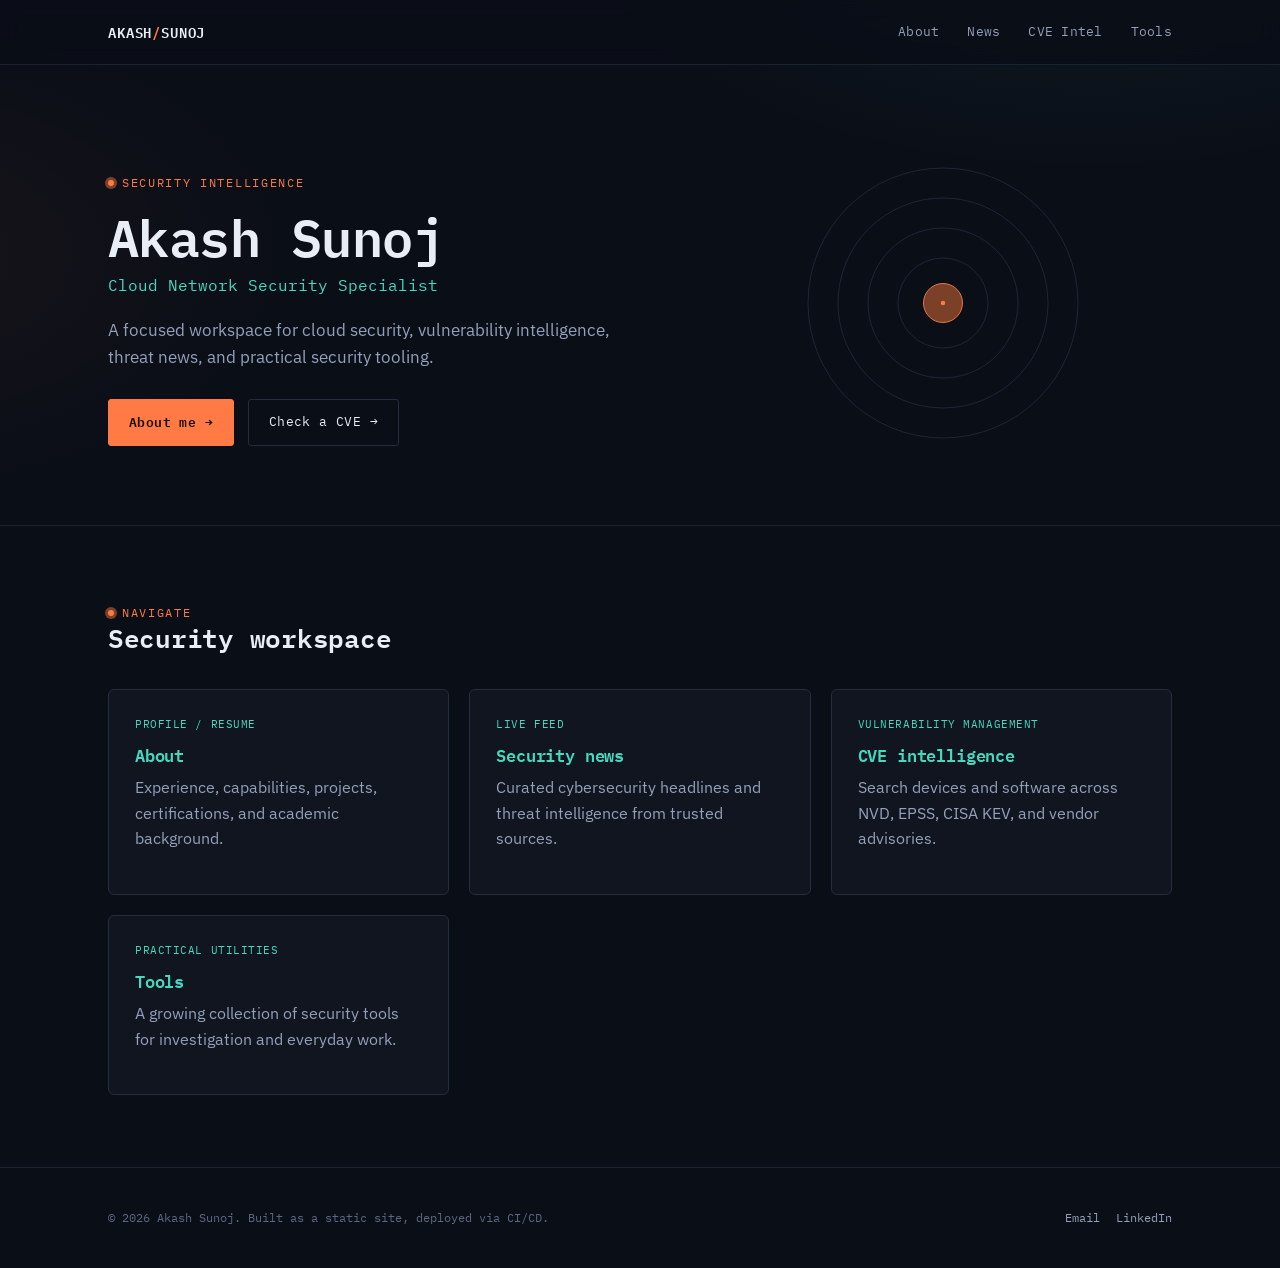
<file: index.html>
<!DOCTYPE html>
<html lang="en">
<head>
<meta charset="UTF-8">
<meta name="viewport" content="width=device-width, initial-scale=1.0">
<link rel="icon" href="assets/AS-Monogram.png" type="image/png">
<title>Akash Sunoj — Security Intelligence</title>
<meta name="description" content="Security intelligence, vulnerability research, and technical work by Akash Sunoj.">
<link rel="preconnect" href="https://fonts.googleapis.com">
<link rel="preconnect" href="https://fonts.gstatic.com" crossorigin>
<link href="https://fonts.googleapis.com/css2?family=IBM+Plex+Mono:wght@400;500;600;700&family=IBM+Plex+Sans:wght@400;500;600&display=swap" rel="stylesheet">
<link rel="stylesheet" href="styles.css">
</head>
<body>
<!-- Goatcounter.com Analytics Start -->
<script data-goatcounter="https://akashsunoj.goatcounter.com/count"
  async src="//gc.zgo.at/count.js"></script>
<!-- Goatcounter.com Analytics End -->
<nav class="site-nav">
  <div class="wrap">
    <a href="index.html" class="logo">AKASH<span>/</span>SUNOJ</a>
    <ul class="nav-links">
      <li><a href="about.html">About</a></li>
      <li><a href="news.html">News</a></li>
      <li><a href="cvelookup.html">CVE Intel</a></li>
      <li><a href="tools.html">Tools</a></li>
    </ul>
    <button class="nav-toggle" aria-label="Toggle navigation" aria-expanded="false">MENU</button>
  </div>
</nav>

<main>
  <header class="hero">
    <div class="wrap">
      <div>
        <span class="eyebrow">Security intelligence</span>
        <h1>Akash Sunoj</h1>
        <div class="role">Cloud Network Security Specialist</div>
        <p class="thesis">A focused workspace for cloud security, vulnerability intelligence, threat news, and practical security tooling.</p>
        <div class="hero-ctas">
          <a href="about.html" class="btn btn-primary">About me →</a>
          <a href="cvelookup.html" class="btn btn-secondary">Check a CVE →</a>
        </div>
      </div>
      <div class="rings" aria-hidden="true">
        <svg viewBox="0 0 400 400">
          <circle class="ring-circle" cx="200" cy="200" r="180"/>
          <circle class="ring-circle" cx="200" cy="200" r="140"/>
          <circle class="ring-circle" cx="200" cy="200" r="100"/>
          <circle class="ring-circle" cx="200" cy="200" r="60"/>
          <circle class="ring-core" cx="200" cy="200" r="26"/>
          <circle class="ring-core-dot" cx="200" cy="200" r="3"/>
        </svg>
      </div>
    </div>
  </header>

  <section class="section">
    <div class="wrap">
      <div class="section-head"><span class="eyebrow">Navigate</span><h2>Security workspace</h2></div>
      <div class="project-grid">
        <a class="project-card" href="about.html"><div class="meta">Profile / resume</div><h3>About</h3><p>Experience, capabilities, projects, certifications, and academic background.</p></a>
        <a class="project-card" href="news.html"><div class="meta">Live feed</div><h3>Security news</h3><p>Curated cybersecurity headlines and threat intelligence from trusted sources.</p></a>
        <a class="project-card" href="cvelookup.html"><div class="meta">Vulnerability management</div><h3>CVE intelligence</h3><p>Search devices and software across NVD, EPSS, CISA KEV, and vendor advisories.</p></a>
        <a class="project-card" href="tools.html"><div class="meta">Practical utilities</div><h3>Tools</h3><p>A growing collection of security tools for investigation and everyday work.</p></a>
      </div>
    </div>
  </section>
</main>

<footer><div class="wrap"><div>&copy; <span data-year></span> Akash Sunoj. Built as a static site, deployed via CI/CD.</div><div><a href="mailto:akashsunoj1@gmail.com">Email</a><a href="https://www.linkedin.com/in/akash-sunoj-37465912b/">LinkedIn</a></div></div></footer>
<script src="script.js"></script>
</body>
</html>
</file>
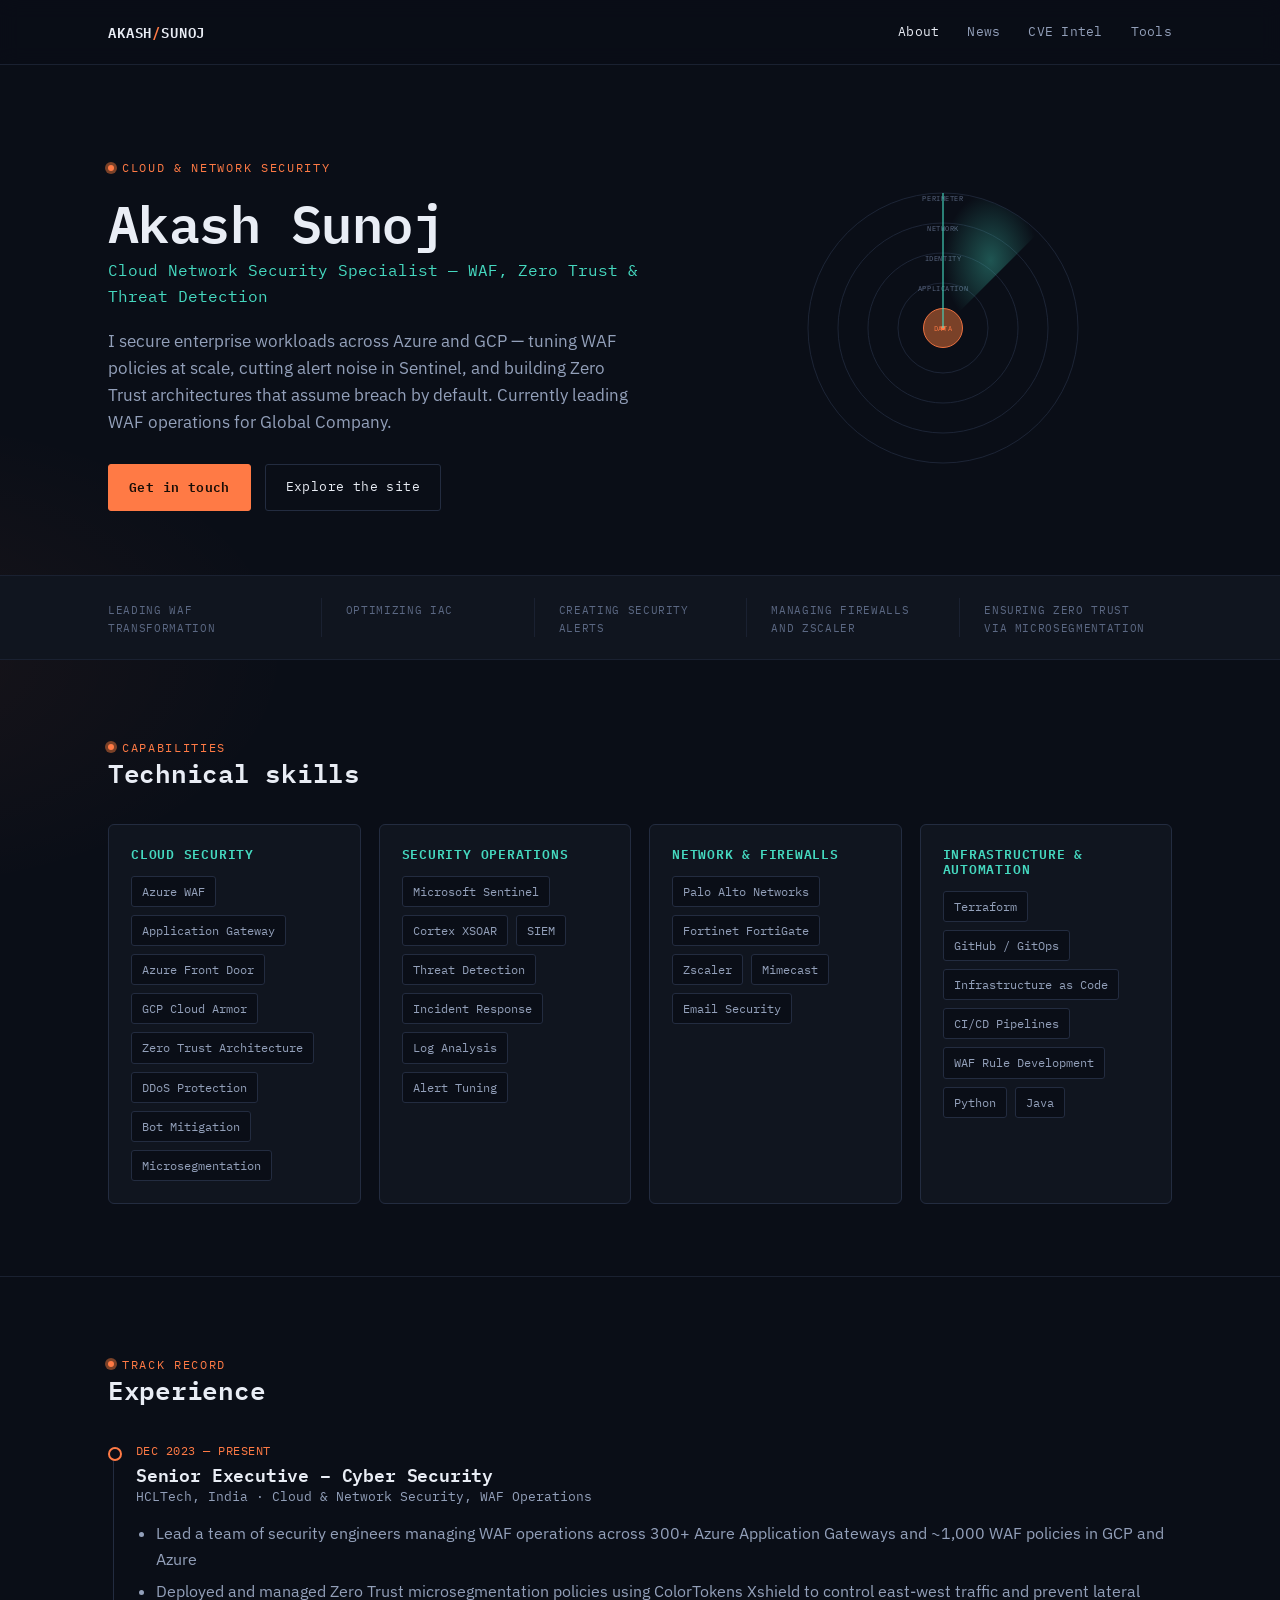
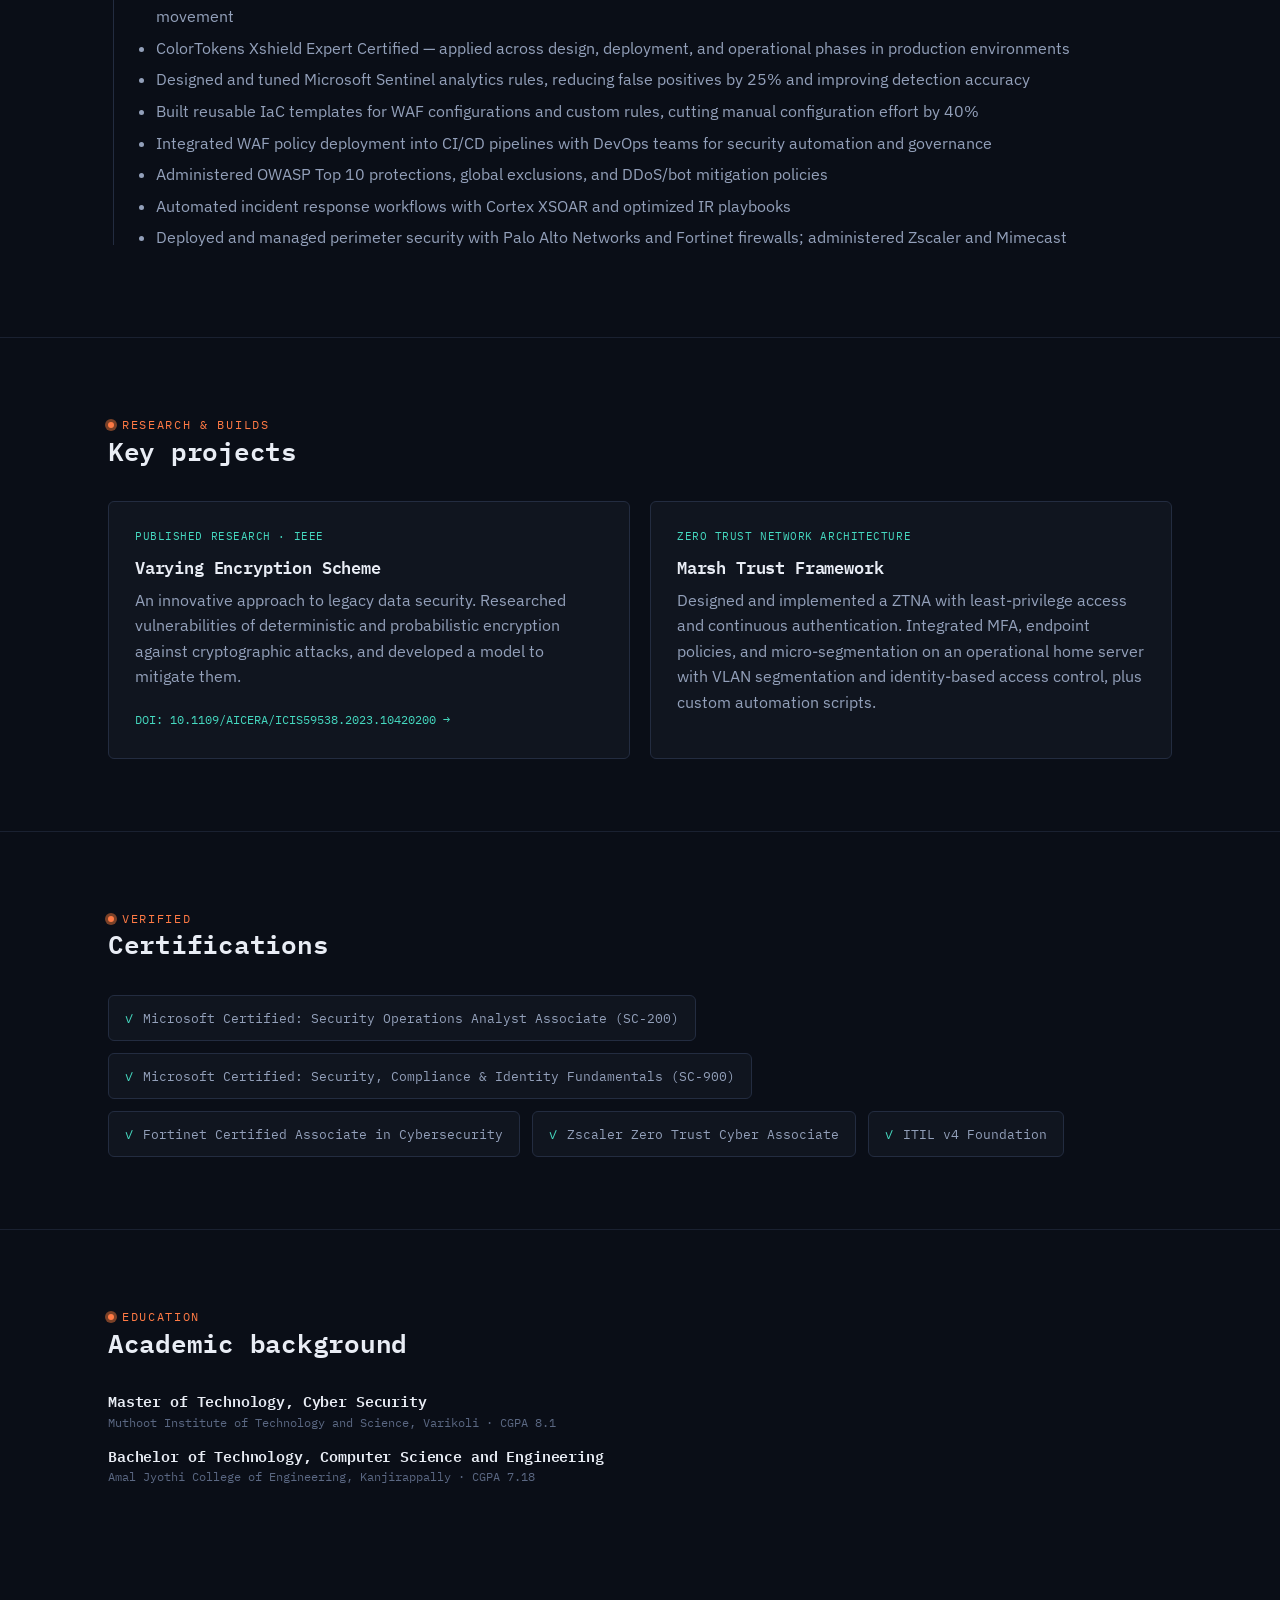
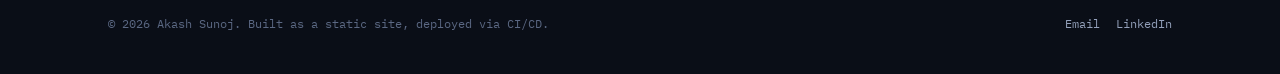
<file: about.html>
<!DOCTYPE html>
<html lang="en">
<head>
<meta charset="UTF-8">
<meta name="viewport" content="width=device-width, initial-scale=1.0">
<link rel="icon" href="assets/AS-Monogram.png" type="image/png">
<title>About Akash Sunoj — Cloud & Network Security Specialist</title>
<meta name="description" content="About Akash Sunoj, a Cloud Network Security Specialist focused on WAF, Zero Trust, threat detection, and security automation.">
<link rel="preconnect" href="https://fonts.googleapis.com">
<link rel="preconnect" href="https://fonts.gstatic.com" crossorigin>
<link href="https://fonts.googleapis.com/css2?family=IBM+Plex+Mono:wght@400;500;600;700&family=IBM+Plex+Sans:wght@400;500;600&display=swap" rel="stylesheet">
<link rel="stylesheet" href="styles.css">
</head>
<body>
<!-- Goatcounter.com Analytics Start -->
<script data-goatcounter="https://akashsunoj.goatcounter.com/count"
  async src="//gc.zgo.at/count.js"></script>
<!-- Goatcounter.com Analytics End -->
<nav class="site-nav">
  <div class="wrap">
    <a href="index.html" class="logo">AKASH<span>/</span>SUNOJ</a>
    <ul class="nav-links">
      <li><a href="about.html" class="active">About</a></li>
      <li><a href="news.html">News</a></li>
      <li><a href="cvelookup.html">CVE Intel</a></li>
      <li><a href="tools.html">Tools</a></li>
    </ul>
    <button class="nav-toggle" aria-label="Toggle navigation" aria-expanded="false">MENU</button>
  </div>
</nav>

<header class="hero" id="about">
  <div class="wrap">
    <div>
      <span class="eyebrow">Cloud &amp; Network Security</span>
      <h1>Akash Sunoj</h1>
      <div class="role">Cloud Network Security Specialist — WAF, Zero Trust &amp; Threat Detection</div>
      <p class="thesis">I secure enterprise workloads across Azure and GCP — tuning WAF policies at scale, cutting alert noise in Sentinel, and building Zero Trust architectures that assume breach by default. Currently leading WAF operations for Global Company.</p>
      <div class="hero-ctas">
        <a href="mailto:akashsunoj1@gmail.com" class="btn btn-primary">Get in touch</a>
        <a href="index.html" class="btn btn-secondary">Explore the site</a>
      </div>
    </div>
    <div class="rings" aria-hidden="true">
      <svg viewBox="0 0 400 400">
        <defs>
          <radialGradient id="sweepGradient" cx="50%" cy="50%" r="50%">
            <stop offset="0%" stop-color="var(--accent-network)" stop-opacity="0.35"/>
            <stop offset="100%" stop-color="var(--accent-network)" stop-opacity="0"/>
          </radialGradient>
        </defs>
        <circle class="ring-circle" cx="200" cy="200" r="180"/>
        <circle class="ring-circle" cx="200" cy="200" r="140"/>
        <circle class="ring-circle" cx="200" cy="200" r="100"/>
        <circle class="ring-circle" cx="200" cy="200" r="60"/>
        <circle class="ring-core" cx="200" cy="200" r="26"/>
        <circle class="ring-core-dot" cx="200" cy="200" r="3"/>
        <text class="ring-label core" x="200" y="204" text-anchor="middle">DATA</text>
        <text class="ring-label" x="200" y="150" text-anchor="middle">APPLICATION</text>
        <text class="ring-label" x="200" y="110" text-anchor="middle">IDENTITY</text>
        <text class="ring-label" x="200" y="70" text-anchor="middle">NETWORK</text>
        <text class="ring-label" x="200" y="30" text-anchor="middle">PERIMETER</text>
        <g class="ring-sweep">
          <path class="ring-sweep-fade" d="M200,200 L200,20 A180,180 0 0,1 327,73 Z"/>
          <line class="ring-sweep-line" x1="200" y1="200" x2="200" y2="20"/>
        </g>
      </svg>
    </div>
  </div>
</header>

<div class="status-strip">
  <div class="wrap">
    <div class="stat"><div class="l">Leading WAF Transformation</div></div>
    <div class="stat"><div class="l">Optimizing IaC</div></div>
    <div class="stat"><div class="l">Creating Security Alerts</div></div>
    <div class="stat"><div class="l">Managing Firewalls and Zscaler</div></div>
    <div class="stat"><div class="l">Ensuring Zero Trust via Microsegmentation</div></div>
  </div>
</div>

<section class="section" id="skills">
  <div class="wrap">
    <div class="section-head"><span class="eyebrow">Capabilities</span><h2>Technical skills</h2></div>
    <div class="skill-grid">
      <div class="skill-card"><h3>Cloud Security</h3><div class="tag-row"><span class="tag">Azure WAF</span><span class="tag">Application Gateway</span><span class="tag">Azure Front Door</span><span class="tag">GCP Cloud Armor</span><span class="tag">Zero Trust Architecture</span><span class="tag">DDoS Protection</span><span class="tag">Bot Mitigation</span><span class="tag">Microsegmentation</span></div></div>
      <div class="skill-card"><h3>Security Operations</h3><div class="tag-row"><span class="tag">Microsoft Sentinel</span><span class="tag">Cortex XSOAR</span><span class="tag">SIEM</span><span class="tag">Threat Detection</span><span class="tag">Incident Response</span><span class="tag">Log Analysis</span><span class="tag">Alert Tuning</span></div></div>
      <div class="skill-card"><h3>Network &amp; Firewalls</h3><div class="tag-row"><span class="tag">Palo Alto Networks</span><span class="tag">Fortinet FortiGate</span><span class="tag">Zscaler</span><span class="tag">Mimecast</span><span class="tag">Email Security</span></div></div>
      <div class="skill-card"><h3>Infrastructure &amp; Automation</h3><div class="tag-row"><span class="tag">Terraform</span><span class="tag">GitHub / GitOps</span><span class="tag">Infrastructure as Code</span><span class="tag">CI/CD Pipelines</span><span class="tag">WAF Rule Development</span><span class="tag">Python</span><span class="tag">Java</span></div></div>
    </div>
  </div>
</section>

<section class="section" id="experience"><div class="wrap"><div class="section-head"><span class="eyebrow">Track record</span><h2>Experience</h2></div><div class="timeline"><div class="timeline-item"><div class="timeline-date">DEC 2023 — PRESENT</div><h3>Senior Executive – Cyber Security</h3><div class="timeline-org">HCLTech, India · Cloud &amp; Network Security, WAF Operations</div><ul><li>Lead a team of security engineers managing WAF operations across 300+ Azure Application Gateways and ~1,000 WAF policies in GCP and Azure</li><li>Deployed and managed Zero Trust microsegmentation policies using ColorTokens Xshield to control east-west traffic and prevent lateral movement</li><li>ColorTokens Xshield Expert Certified — applied across design, deployment, and operational phases in production environments</li><li>Designed and tuned Microsoft Sentinel analytics rules, reducing false positives by 25% and improving detection accuracy</li><li>Built reusable IaC templates for WAF configurations and custom rules, cutting manual configuration effort by 40%</li><li>Integrated WAF policy deployment into CI/CD pipelines with DevOps teams for security automation and governance</li><li>Administered OWASP Top 10 protections, global exclusions, and DDoS/bot mitigation policies</li><li>Automated incident response workflows with Cortex XSOAR and optimized IR playbooks</li><li>Deployed and managed perimeter security with Palo Alto Networks and Fortinet firewalls; administered Zscaler and Mimecast</li></ul></div></div></div></section>

<section class="section" id="projects"><div class="wrap"><div class="section-head"><span class="eyebrow">Research &amp; builds</span><h2>Key projects</h2></div><div class="project-grid"><div class="project-card"><div class="meta">Published research · IEEE</div><h3>Varying Encryption Scheme</h3><p>An innovative approach to legacy data security. Researched vulnerabilities of deterministic and probabilistic encryption against cryptographic attacks, and developed a model to mitigate them.</p><a class="article-link" href="https://doi.org/10.1109/AICERA/ICIS59538.2023.10420200" target="_blank" rel="noopener">DOI: 10.1109/AICERA/ICIS59538.2023.10420200 →</a></div><div class="project-card"><div class="meta">Zero Trust Network Architecture</div><h3>Marsh Trust Framework</h3><p>Designed and implemented a ZTNA with least-privilege access and continuous authentication. Integrated MFA, endpoint policies, and micro-segmentation on an operational home server with VLAN segmentation and identity-based access control, plus custom automation scripts.</p></div></div></div></section>

<section class="section" id="certifications"><div class="wrap"><div class="section-head"><span class="eyebrow">Verified</span><h2>Certifications</h2></div><div class="cert-row"><div class="cert-badge">Microsoft Certified: Security Operations Analyst Associate (SC-200)</div><div class="cert-badge">Microsoft Certified: Security, Compliance &amp; Identity Fundamentals (SC-900)</div><div class="cert-badge">Fortinet Certified Associate in Cybersecurity</div><div class="cert-badge">Zscaler Zero Trust Cyber Associate</div><div class="cert-badge">ITIL v4 Foundation</div></div></div></section>

<section class="section" style="border-bottom:none;"><div class="wrap"><div class="section-head"><span class="eyebrow">Education</span><h2>Academic background</h2></div><div class="edu-item"><h3>Master of Technology, Cyber Security</h3><div class="meta">Muthoot Institute of Technology and Science, Varikoli · CGPA 8.1</div></div><div class="edu-item"><h3>Bachelor of Technology, Computer Science and Engineering</h3><div class="meta">Amal Jyothi College of Engineering, Kanjirappally · CGPA 7.18</div></div></div></section>

<footer><div class="wrap"><div>&copy; <span data-year></span> Akash Sunoj. Built as a static site, deployed via CI/CD.</div><div><a href="mailto:akashsunoj1@gmail.com">Email</a><a href="https://www.linkedin.com/in/akash-sunoj-37465912b/">LinkedIn</a></div></div></footer>
<script src="script.js"></script>
</body>
</html>
</file>
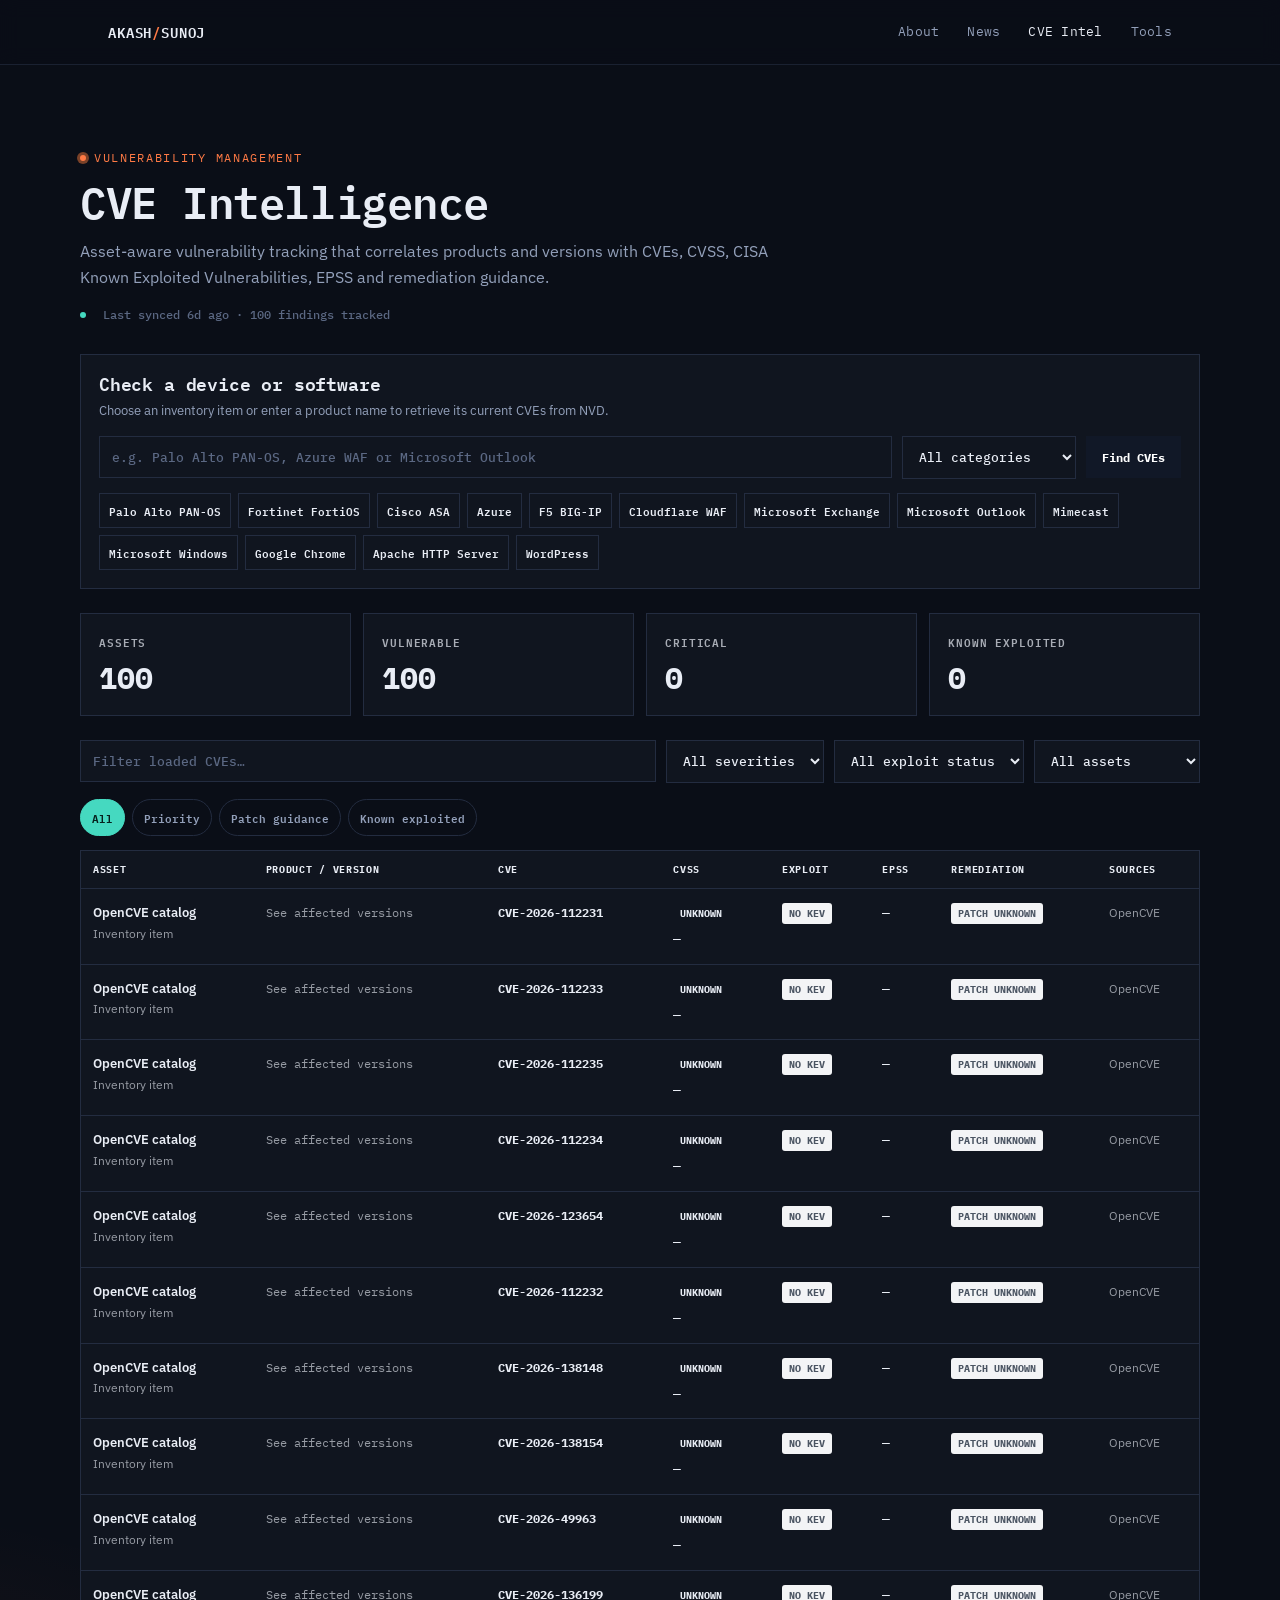
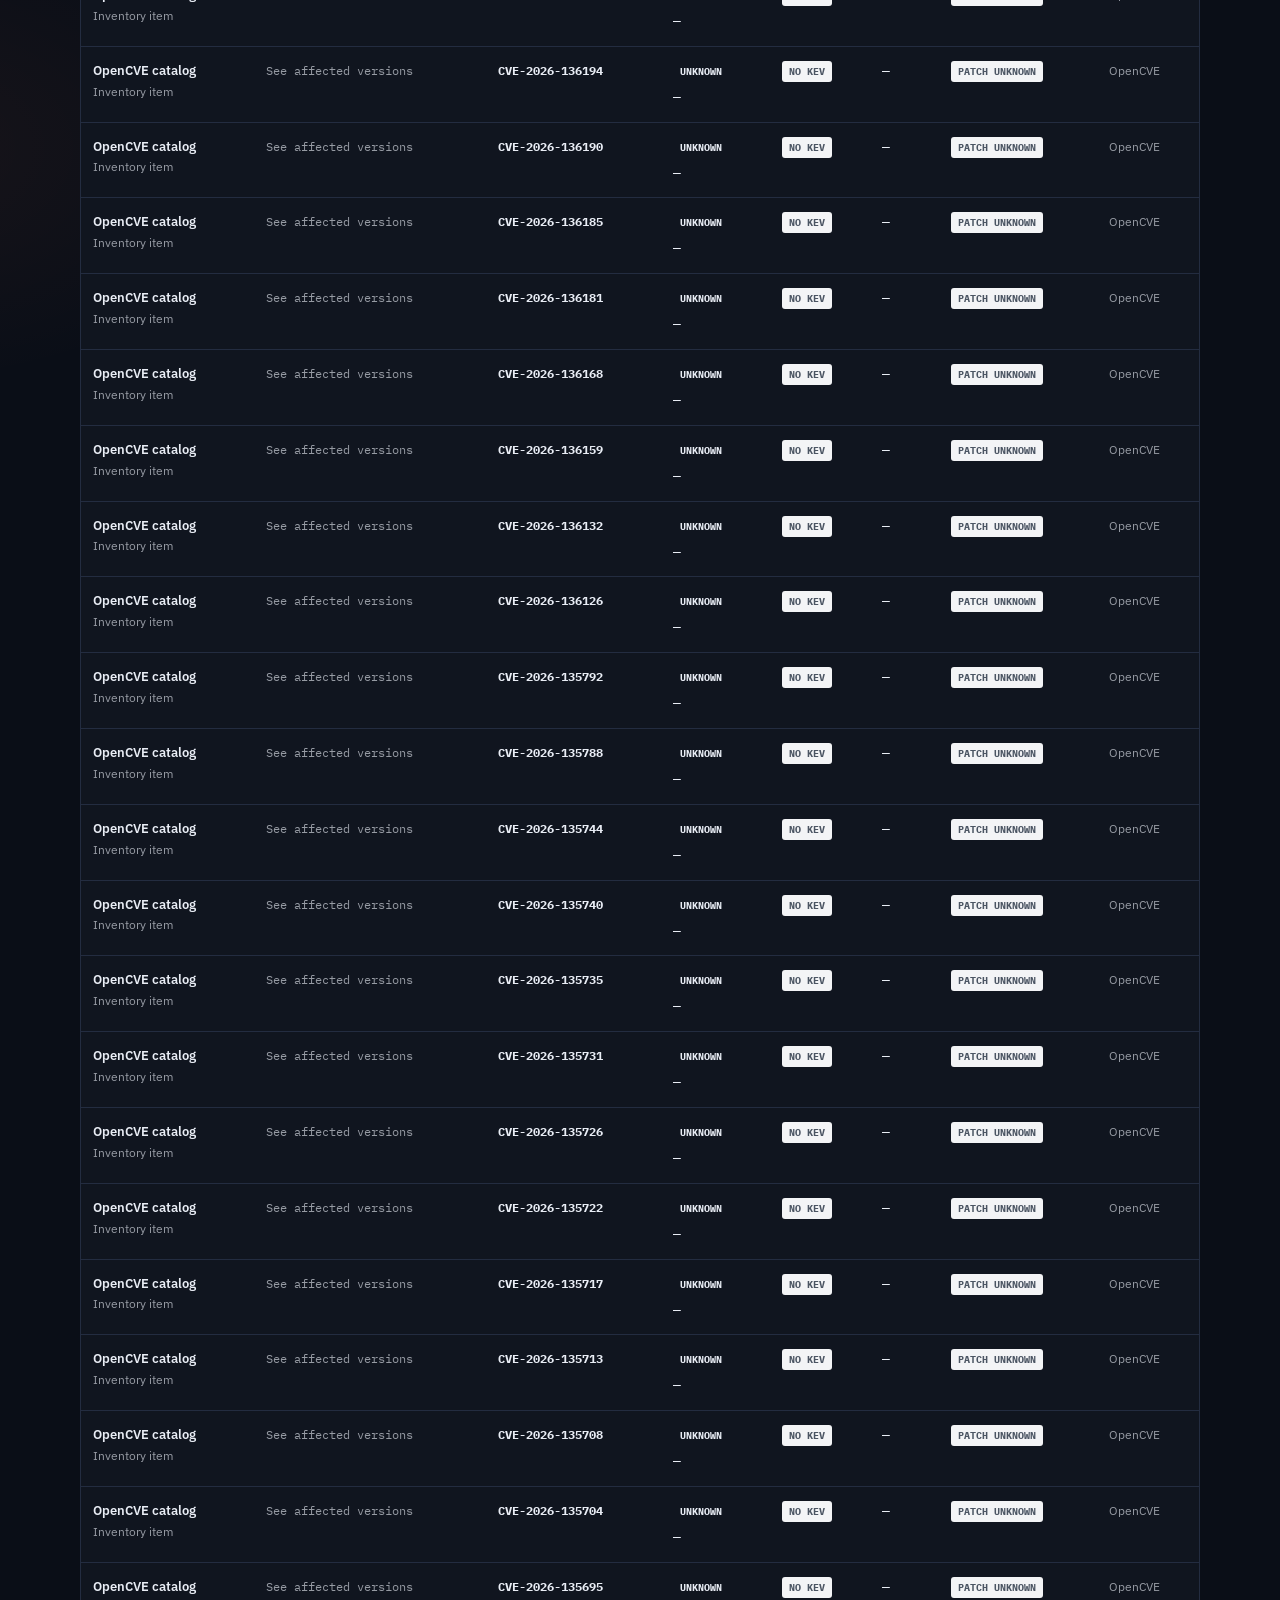
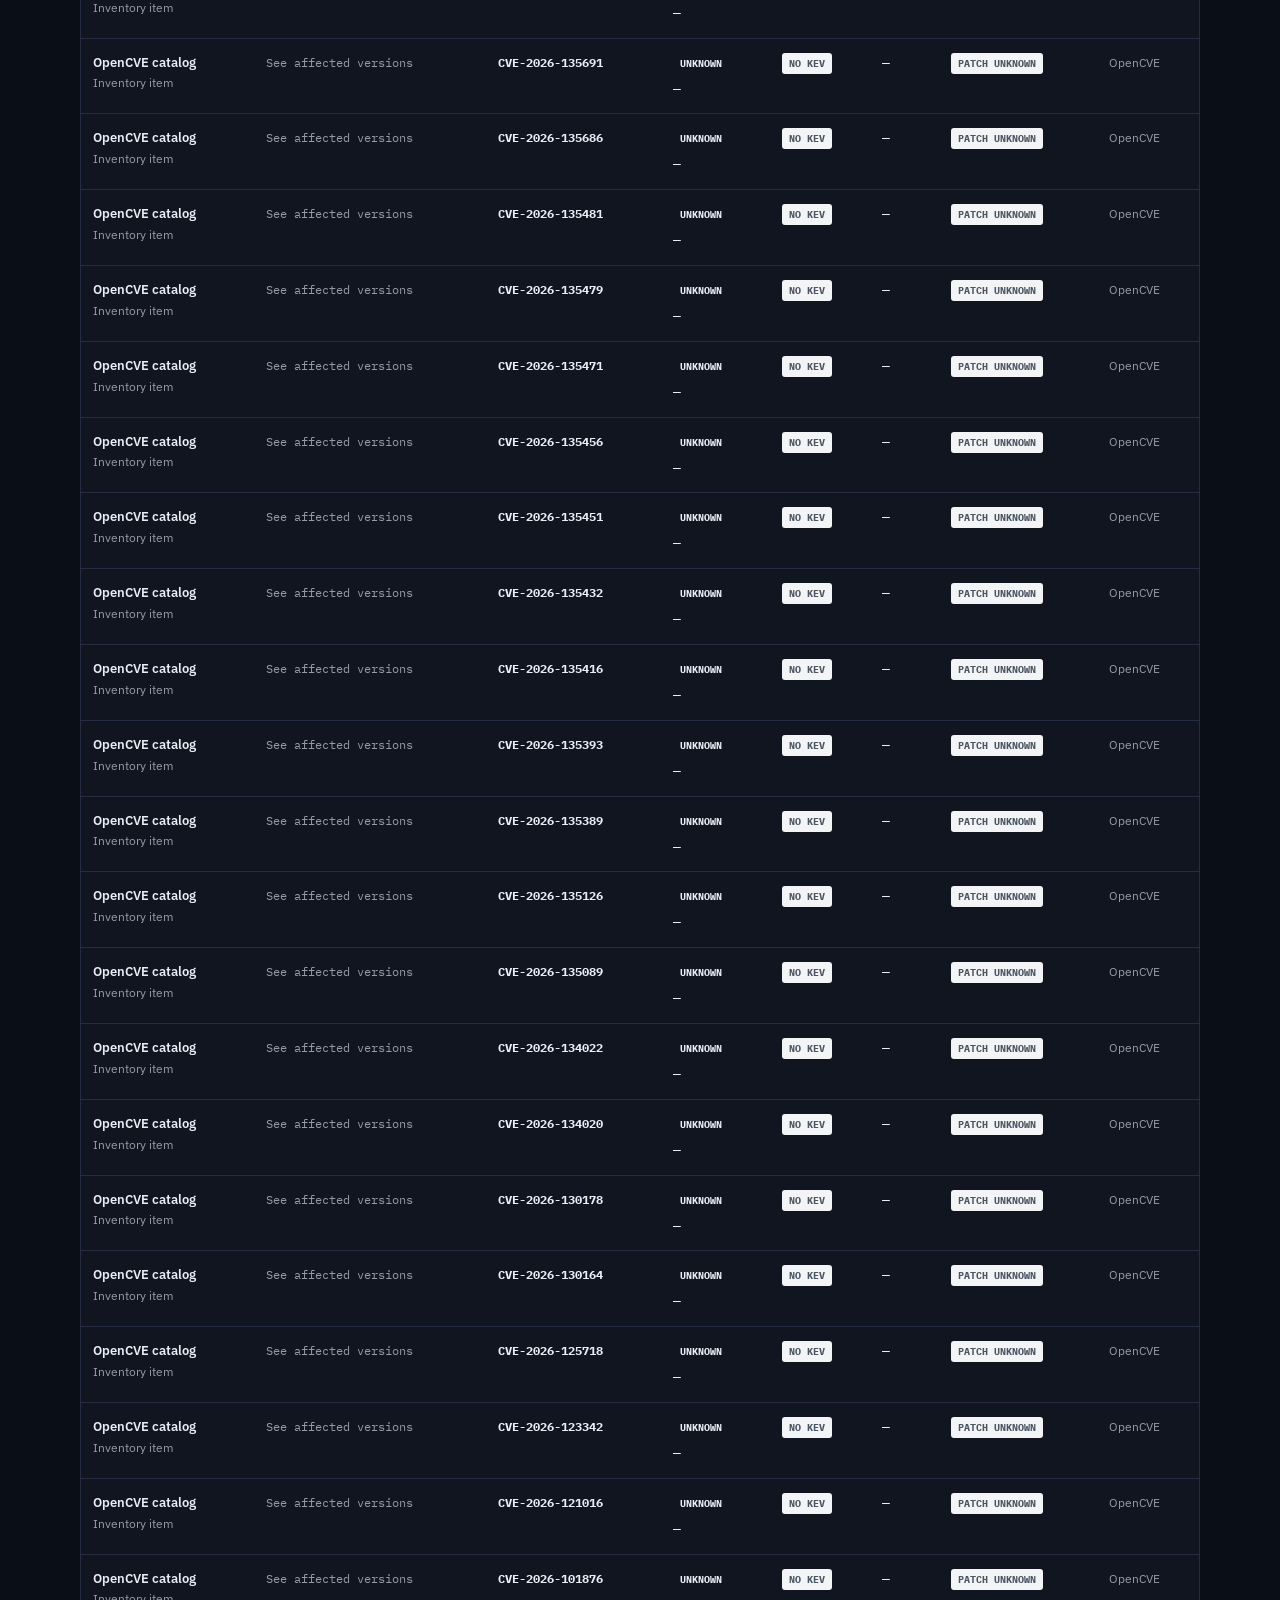
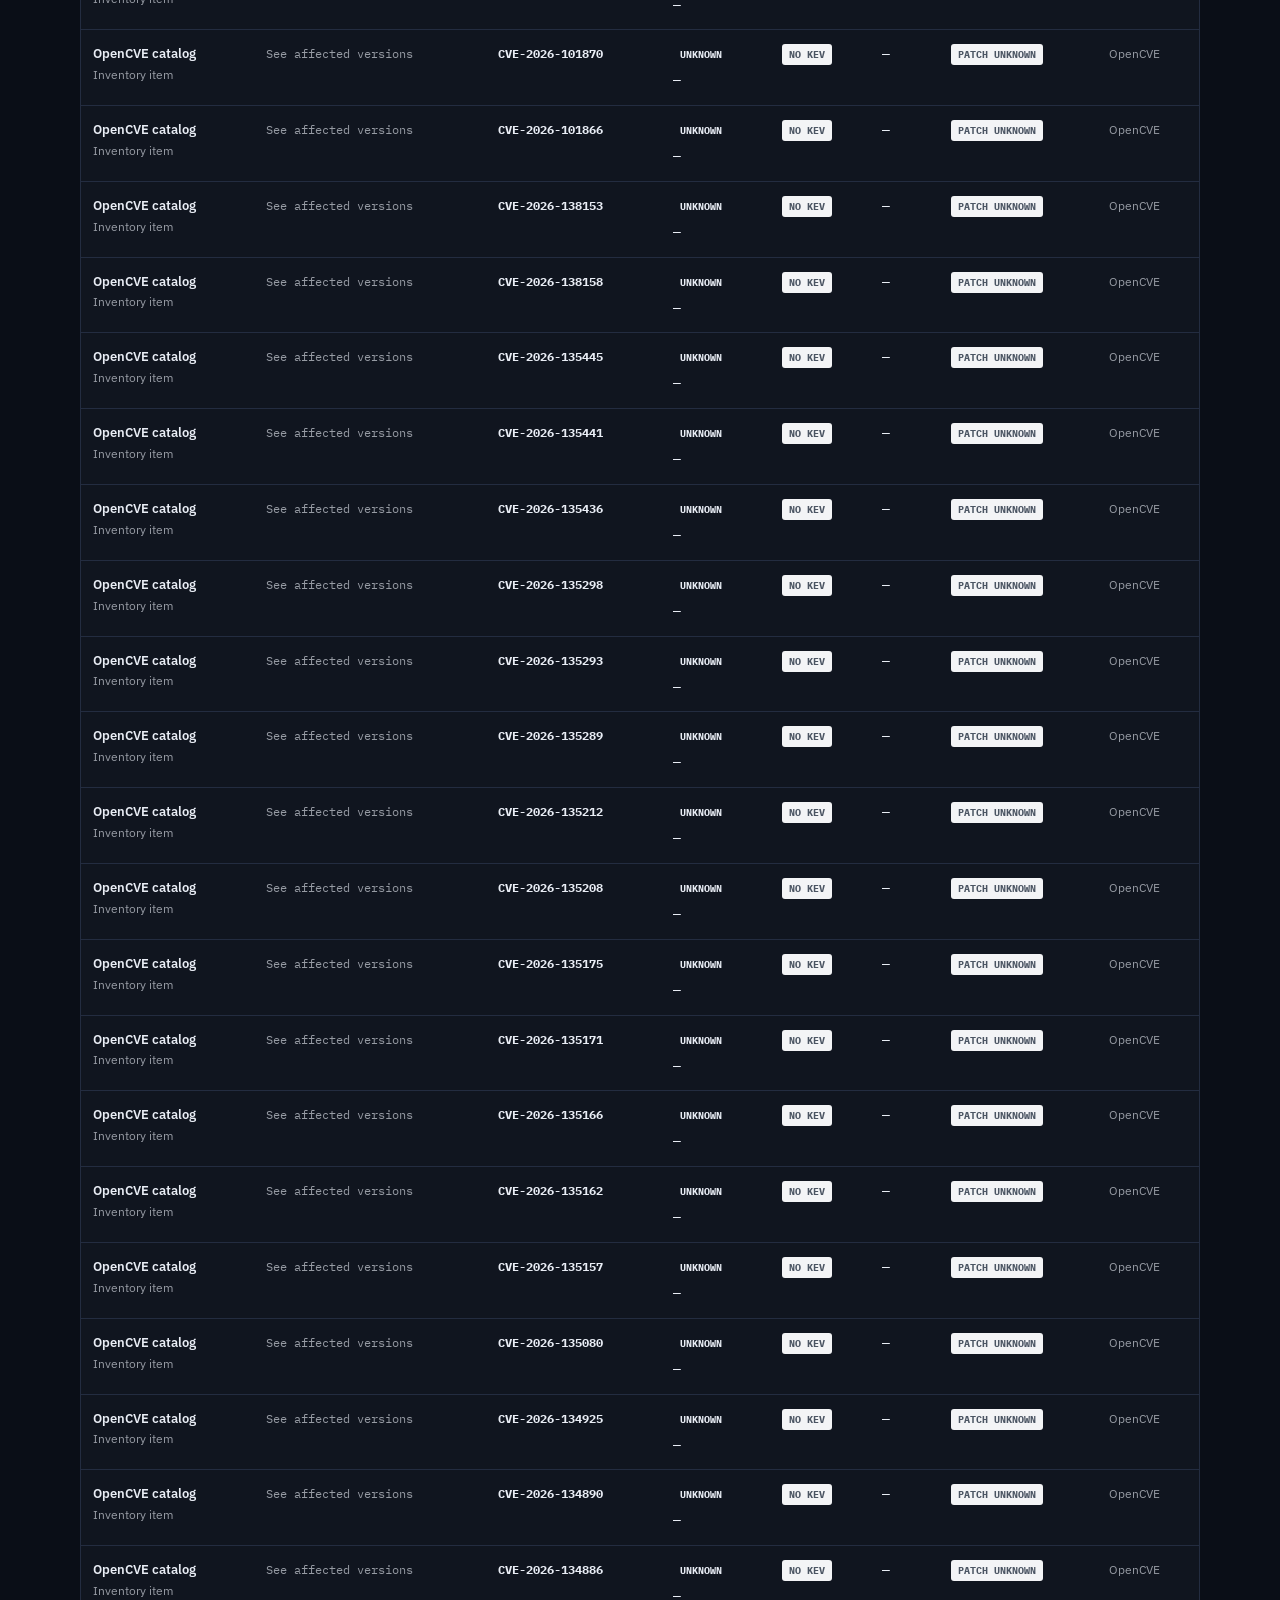
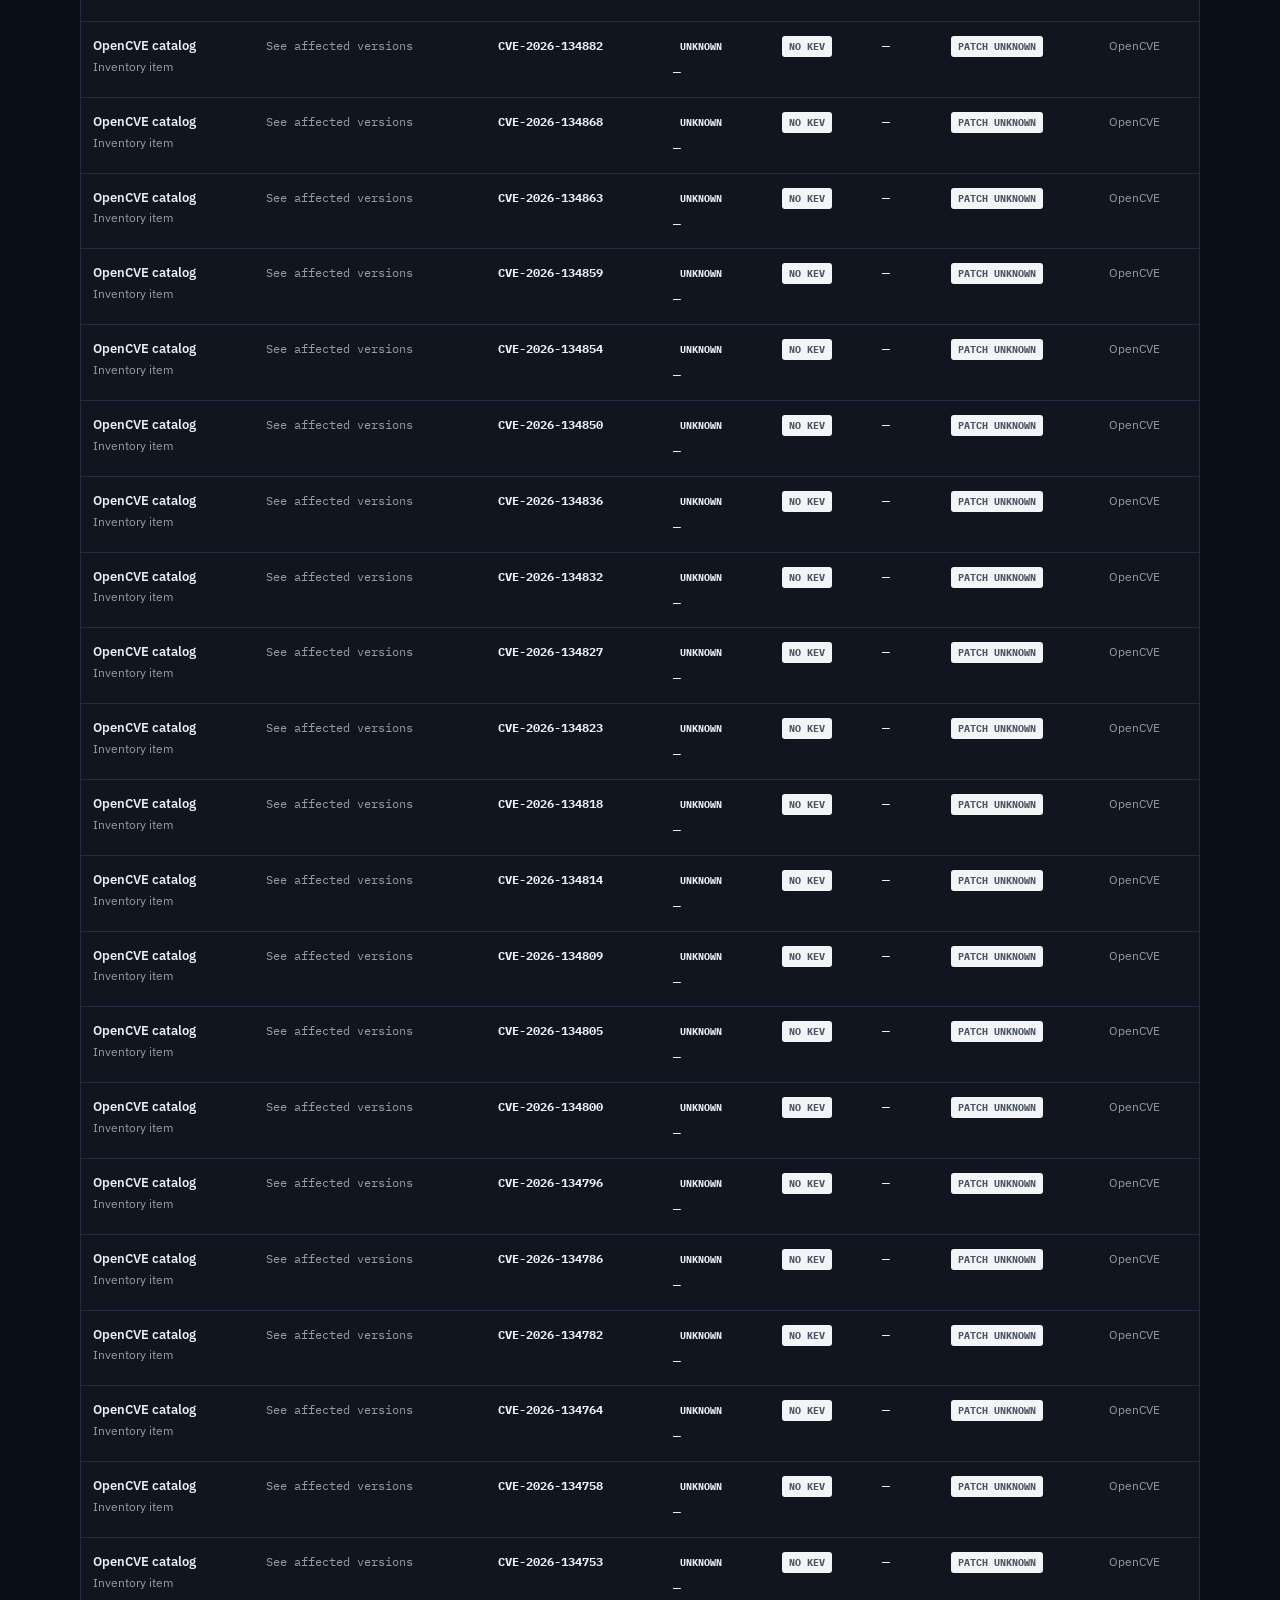
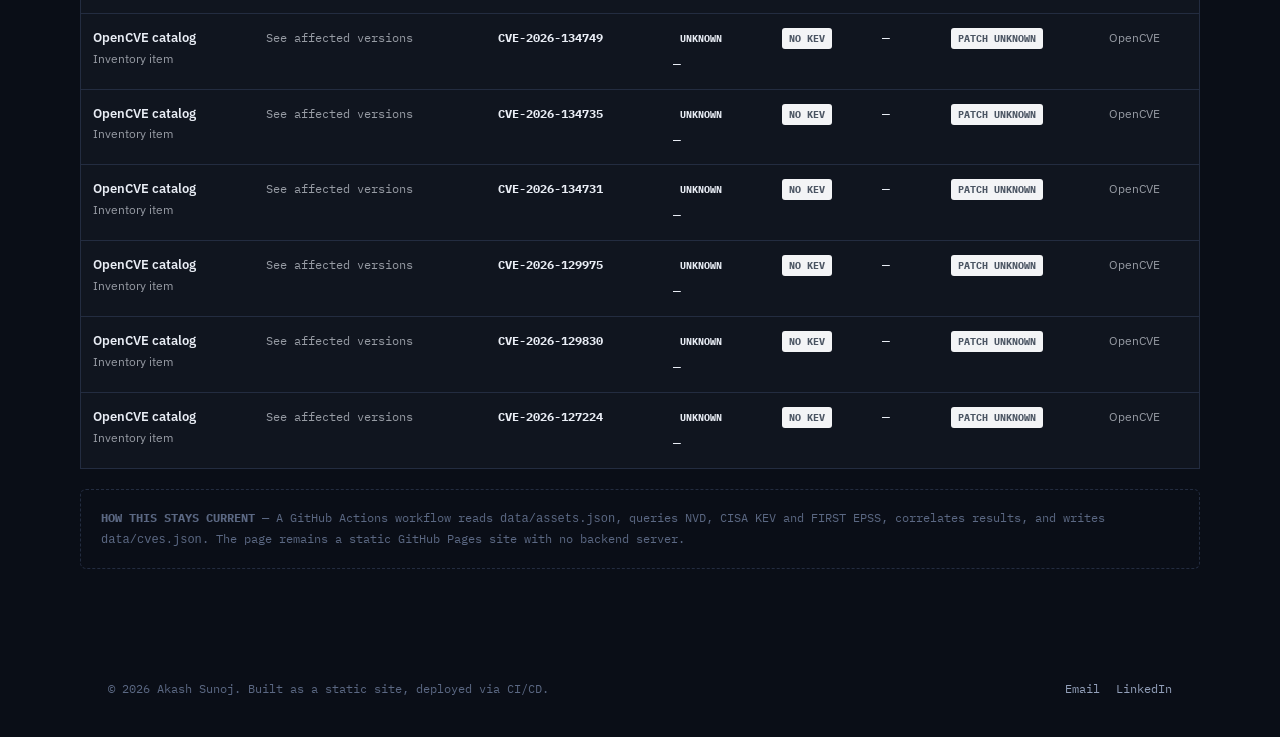
<file: cvelookup.html>
<!DOCTYPE html>
<html lang="en">
<head>
  <meta charset="UTF-8">
  <meta name="viewport" content="width=device-width, initial-scale=1.0">
  <title>CVE Intelligence — Akash Sunoj</title>
  <meta name="description" content="Asset-aware CVE and vulnerability intelligence dashboard.">
  <link rel="icon" type="image/svg+xml" href="assets/favicon.svg">
  <link rel="canonical" href="https://sunojakash.github.io/cvelookup.html">
  <link rel="preconnect" href="https://fonts.googleapis.com">
  <link rel="preconnect" href="https://fonts.gstatic.com" crossorigin>
  <link href="https://fonts.googleapis.com/css2?family=IBM+Plex+Mono:wght@400;500;600;700&family=IBM+Plex+Sans:wght@400;500;600&display=swap" rel="stylesheet">
  <link rel="stylesheet" href="styles.css">
  <style>
    .cve-page { padding: 42px 0 70px; }
    .cve-header { padding: 36px 0 26px; }
    .cve-header h1 { font-size: clamp(30px, 4vw, 44px); margin: 8px 0 12px; }
    .cve-header p { max-width: 72ch; }
    .sync-row { margin-top: 16px; font: 500 12px/1.5 "IBM Plex Mono", monospace; }
    .dot { display:inline-block; width:7px; height:7px; border-radius:50%; background:var(--accent-signal, #22c55e); margin-right:7px; }
    .metric-grid { display:grid; grid-template-columns:repeat(4,1fr); gap:12px; margin:20px 0 24px; }
    .metric { border:1px solid var(--border); padding:18px; background:var(--bg-elevated); }
    .metric-label { font:600 11px "IBM Plex Mono",monospace; text-transform:uppercase; letter-spacing:.08em; opacity:.7; }
    .metric-value { font:700 30px "IBM Plex Mono",monospace; margin-top:7px; }
    .inventory { border:1px solid var(--border); background:var(--bg-elevated); padding:18px; margin:4px 0 24px; }
    .inventory h2 { margin:0 0 7px; font-size:18px; }
    .inventory p { margin:0 0 14px; font-size:13px; }
    .lookup-form { display:flex; gap:10px; flex-wrap:wrap; align-items:center; }
    .lookup-form input, .lookup-form select { font:500 13px "IBM Plex Mono",monospace; border:1px solid var(--border); background:var(--bg-elevated); color:var(--text-primary); padding:11px 12px; min-height:42px; }
    .lookup-form input { flex:1 1 280px; }
    .lookup-form button { min-height:42px; border:1px solid #111827; background:#111827; color:#fff; padding:10px 15px; font:700 12px "IBM Plex Mono",monospace; cursor:pointer; }
    .vendor-search { min-height:42px; border:1px solid var(--accent-network); color:var(--accent-network); padding:10px 15px; font:700 12px "IBM Plex Mono",monospace; text-decoration:none; }
    .vendor-search[hidden] { display:none; }
    .inventory-list { display:flex; gap:7px; flex-wrap:wrap; margin-top:14px; }
    .inventory-item { border:1px solid var(--border,#d8dde5); background:transparent; padding:7px 9px; font:600 11px "IBM Plex Mono",monospace; cursor:pointer; }
    .inventory-item { color:var(--text-primary); }
    .inventory-item:hover, .inventory-item:focus { border-color:var(--accent-network); color:var(--text-primary); }
    .toolbar { display:flex; gap:10px; flex-wrap:wrap; align-items:center; margin:0 0 16px; }
    .toolbar input, .toolbar select { font:500 13px "IBM Plex Mono",monospace; border:1px solid var(--border,#d8dde5); background:var(--surface,#fff); padding:11px 12px; min-height:42px; }
    .toolbar input { flex:1 1 280px; }
    .chips { display:flex; gap:7px; flex-wrap:wrap; }
    .chip { border:1px solid var(--border,#d8dde5); background:transparent; padding:8px 11px; font:600 11px "IBM Plex Mono",monospace; cursor:pointer; }
    .chip.active { background:var(--accent-network); color:#06201c; border-color:var(--accent-network); }
    .table-wrap { overflow:auto; border:1px solid var(--border); background:var(--bg-elevated); }
    .cve-table { width:100%; border-collapse:collapse; min-width:1050px; }
    .cve-table th { text-align:left; font:700 10px "IBM Plex Mono",monospace; text-transform:uppercase; letter-spacing:.07em; padding:12px; border-bottom:1px solid var(--border,#d8dde5); white-space:nowrap; }
    .cve-table td { padding:14px 12px; border-bottom:1px solid var(--border,#e5e7eb); vertical-align:top; font-size:13px; }
    .cve-table tr:last-child td { border-bottom:0; }
    .asset-name { font-weight:600; }
    .muted { opacity:.62; font-size:12px; }
    .mono { font-family:"IBM Plex Mono",monospace; }
    .badge { display:inline-block; padding:4px 7px; border-radius:3px; font:700 10px "IBM Plex Mono",monospace; text-transform:uppercase; white-space:nowrap; }
    .critical { background:#fee2e2; color:#991b1b; }
    .high { background:#ffedd5; color:#9a3412; }
    .medium { background:#fef3c7; color:#92400e; }
    .low { background:#dcfce7; color:#166534; }
    .kev { background:#fee2e2; color:#991b1b; }
    .not-kev { background:#f3f4f6; color:#4b5563; }
    .patch { background:#164e3b; color:#a7f3d0; }
    .advisory { background:#164e63; color:#a5f3fc; }
    .patch-unknown { background:#4a3412; color:#fde68a; }
    .no-patch { background:#f3f4f6; color:#4b5563; }
    .cve-link { font:700 12px "IBM Plex Mono",monospace; }
    .empty { padding:42px 20px; text-align:center; opacity:.65; }
    .detail { display:none; position:fixed; inset:0; background:rgba(0,0,0,.68); z-index:1000; padding:30px 18px; }
    .detail.open { display:flex; align-items:center; justify-content:center; }
    .detail-card { width:min(760px,100%); max-height:90vh; overflow:auto; background:var(--bg-elevated); border:1px solid var(--border); padding:24px; }
    .detail-top { display:flex; justify-content:space-between; gap:15px; position:relative; }
    .close { position:relative; z-index:2; flex:0 0 auto; width:42px; height:42px; border:0; background:transparent; color:var(--text-primary); font:700 22px "IBM Plex Mono",monospace; cursor:pointer; pointer-events:auto; }
    .detail-grid { display:grid; grid-template-columns:repeat(2,1fr); gap:14px; margin:20px 0; }
    .detail-field { border-top:1px solid var(--border,#d8dde5); padding-top:10px; }
    .detail-field label { display:block; font:700 10px "IBM Plex Mono",monospace; text-transform:uppercase; opacity:.6; margin-bottom:5px; }
    .detail-description { line-height:1.65; font-size:14px; }
    .actions { display:flex; gap:9px; flex-wrap:wrap; margin-top:18px; }
    .action { display:inline-block; border:1px solid var(--border,#d8dde5); padding:9px 11px; font:600 11px "IBM Plex Mono",monospace; text-decoration:none; }
    .cve-page .metric, .cve-page .inventory, .cve-page .table-wrap, .detail-card { background:var(--bg-elevated); color:var(--text-primary); }
    .cve-page input, .cve-page select { background:var(--bg-elevated); color:var(--text-primary); border-color:var(--border); }
    .cve-page input::placeholder { color:var(--text-muted); }
    .cve-table td, .cve-table th, .detail-field { border-color:var(--border); }
    .detail-card { box-shadow:0 18px 60px rgba(0,0,0,.35); }
    .detail-card h2, .detail-card .detail-field > div { color:var(--text-primary); }
    .detail-card .detail-field label { color:var(--text-secondary); opacity:1; }
    .detail-card .close { color:var(--text-primary); }
    @media (max-width: 800px) { .metric-grid { grid-template-columns:repeat(2,1fr); } .detail-grid { grid-template-columns:1fr; } }
    @media (max-width: 460px) { .metric-grid { grid-template-columns:1fr 1fr; } .metric-value { font-size:24px; } }
  </style>
</head>
<body>
  <!-- Goatcounter.com Analytics Start -->
  <script data-goatcounter="https://akashsunoj.goatcounter.com/count"
          async src="//gc.zgo.at/count.js"></script>
  <!-- Goatcounter.com Analytics End -->
<nav class="site-nav">
  <div class="wrap">
    <a href="index.html" class="logo">AKASH<span>/</span>SUNOJ</a>
    <ul class="nav-links">
      <li><a href="about.html">About</a></li>
      <li><a href="news.html">News</a></li>
      <li><a href="cvelookup.html" class="active">CVE Intel</a></li>
      <li><a href="tools.html">Tools</a></li>
    </ul>
    <button class="nav-toggle" aria-label="Toggle navigation" aria-expanded="false">MENU</button>
  </div>
</nav>

<main class="wrap cve-page">
  <header class="cve-header">
    <span class="eyebrow">Vulnerability management</span>
    <h1>CVE Intelligence</h1>
    <p>Asset-aware vulnerability tracking that correlates products and versions with CVEs, CVSS, CISA Known Exploited Vulnerabilities, EPSS and remediation guidance.</p>
    <div class="sync-row" id="sync-row"><span class="dot"></span> Loading vulnerability data…</div>
  </header>

  <section class="inventory" aria-labelledby="inventory-title">
    <h2 id="inventory-title">Check a device or software</h2>
    <p>Choose an inventory item or enter a product name to retrieve its current CVEs from NVD.</p>
    <form class="lookup-form" id="lookup-form">
      <input id="productLookup" type="search" list="inventory-options" placeholder="e.g. Palo Alto PAN-OS, Azure WAF or Microsoft Outlook" autocomplete="off" required>
      <datalist id="inventory-options"></datalist>
      <select id="categoryFilter" aria-label="Filter starter inventory by category">
        <option value="All">All categories</option>
        <option value="Firewall">Firewalls</option>
        <option value="WAF">WAF</option>
        <option value="Email & Phishing">Email &amp; Phishing</option>
        <option value="Software">Software</option>
      </select>
      <button type="submit">Find CVEs</button>
      <a class="vendor-search" id="vendor-search" href="https://www.fortiguard.com/psirt" target="_blank" rel="noopener" hidden>FortiGuard PSIRT →</a>
    </form>
    <div class="inventory-list" id="inventory-list" aria-label="Starter inventory"></div>
  </section>

  <section class="metric-grid" aria-label="Vulnerability summary">
    <div class="metric"><div class="metric-label">Assets</div><div class="metric-value" id="metric-assets">—</div></div>
    <div class="metric"><div class="metric-label">Vulnerable</div><div class="metric-value" id="metric-vulnerable">—</div></div>
    <div class="metric"><div class="metric-label">Critical</div><div class="metric-value" id="metric-critical">—</div></div>
    <div class="metric"><div class="metric-label">Known exploited</div><div class="metric-value" id="metric-kev">—</div></div>
  </section>

  <section class="toolbar" aria-label="CVE filters">
    <input id="search" type="search" placeholder="Filter loaded CVEs…">
    <select id="severity">
      <option value="All">All severities</option>
      <option value="CRITICAL">Critical</option>
      <option value="HIGH">High</option>
      <option value="MEDIUM">Medium</option>
      <option value="LOW">Low</option>
    </select>
    <select id="exploit">
      <option value="All">All exploit status</option>
      <option value="KEV">Known exploited</option>
      <option value="NOT_KEV">Not in KEV</option>
    </select>
    <select id="assetFilter"><option value="All">All assets</option></select>
  </section>

  <div class="chips" id="chips">
    <button class="chip active" data-view="all">All</button>
    <button class="chip" data-view="priority">Priority</button>
    <button class="chip" data-view="patch">Patch guidance</button>
    <button class="chip" data-view="kev">Known exploited</button>
  </div>

  <section class="table-wrap" style="margin-top:14px;">
    <table class="cve-table">
      <thead>
        <tr>
          <th>Asset</th>
          <th>Product / Version</th>
          <th>CVE</th>
          <th>CVSS</th>
          <th>Exploit</th>
          <th>EPSS</th>
          <th>Remediation</th>
          <th>Sources</th>
        </tr>
      </thead>
      <tbody id="cve-body">
        <tr><td colspan="8" class="empty">Loading…</td></tr>
      </tbody>
    </table>
  </section>

  <div class="pipeline-note" style="margin-top:20px;">
    <strong>HOW THIS STAYS CURRENT</strong> — A GitHub Actions workflow reads <code>data/assets.json</code>, queries NVD, CISA KEV and FIRST EPSS, correlates results, and writes <code>data/cves.json</code>. The page remains a static GitHub Pages site with no backend server.
  </div>
</main>

<div class="detail" id="detail" role="dialog" aria-modal="true" aria-label="CVE details">
  <div class="detail-card">
    <div class="detail-top">
      <div>
        <div class="eyebrow">Vulnerability detail</div>
        <h2 id="detail-title"></h2>
      </div>
      <button type="button" class="close" id="detail-close" aria-label="Close" onclick="closeDetail()">×</button>
    </div>
    <div class="detail-grid" id="detail-grid"></div>
    <div class="detail-description" id="detail-description"></div>
    <div class="actions" id="detail-actions"></div>
  </div>
</div>

<footer><div class="wrap"><div>&copy; <span data-year></span> Akash Sunoj. Built as a static site, deployed via CI/CD.</div><div><a href="mailto:akashsunoj1@gmail.com">Email</a><a href="https://www.linkedin.com/in/akash-sunoj-37465912b/">LinkedIn</a></div></div></footer>

<script src="script.js"></script>
<script src="cvelookup.js"></script>
</body>
</html>
</file>
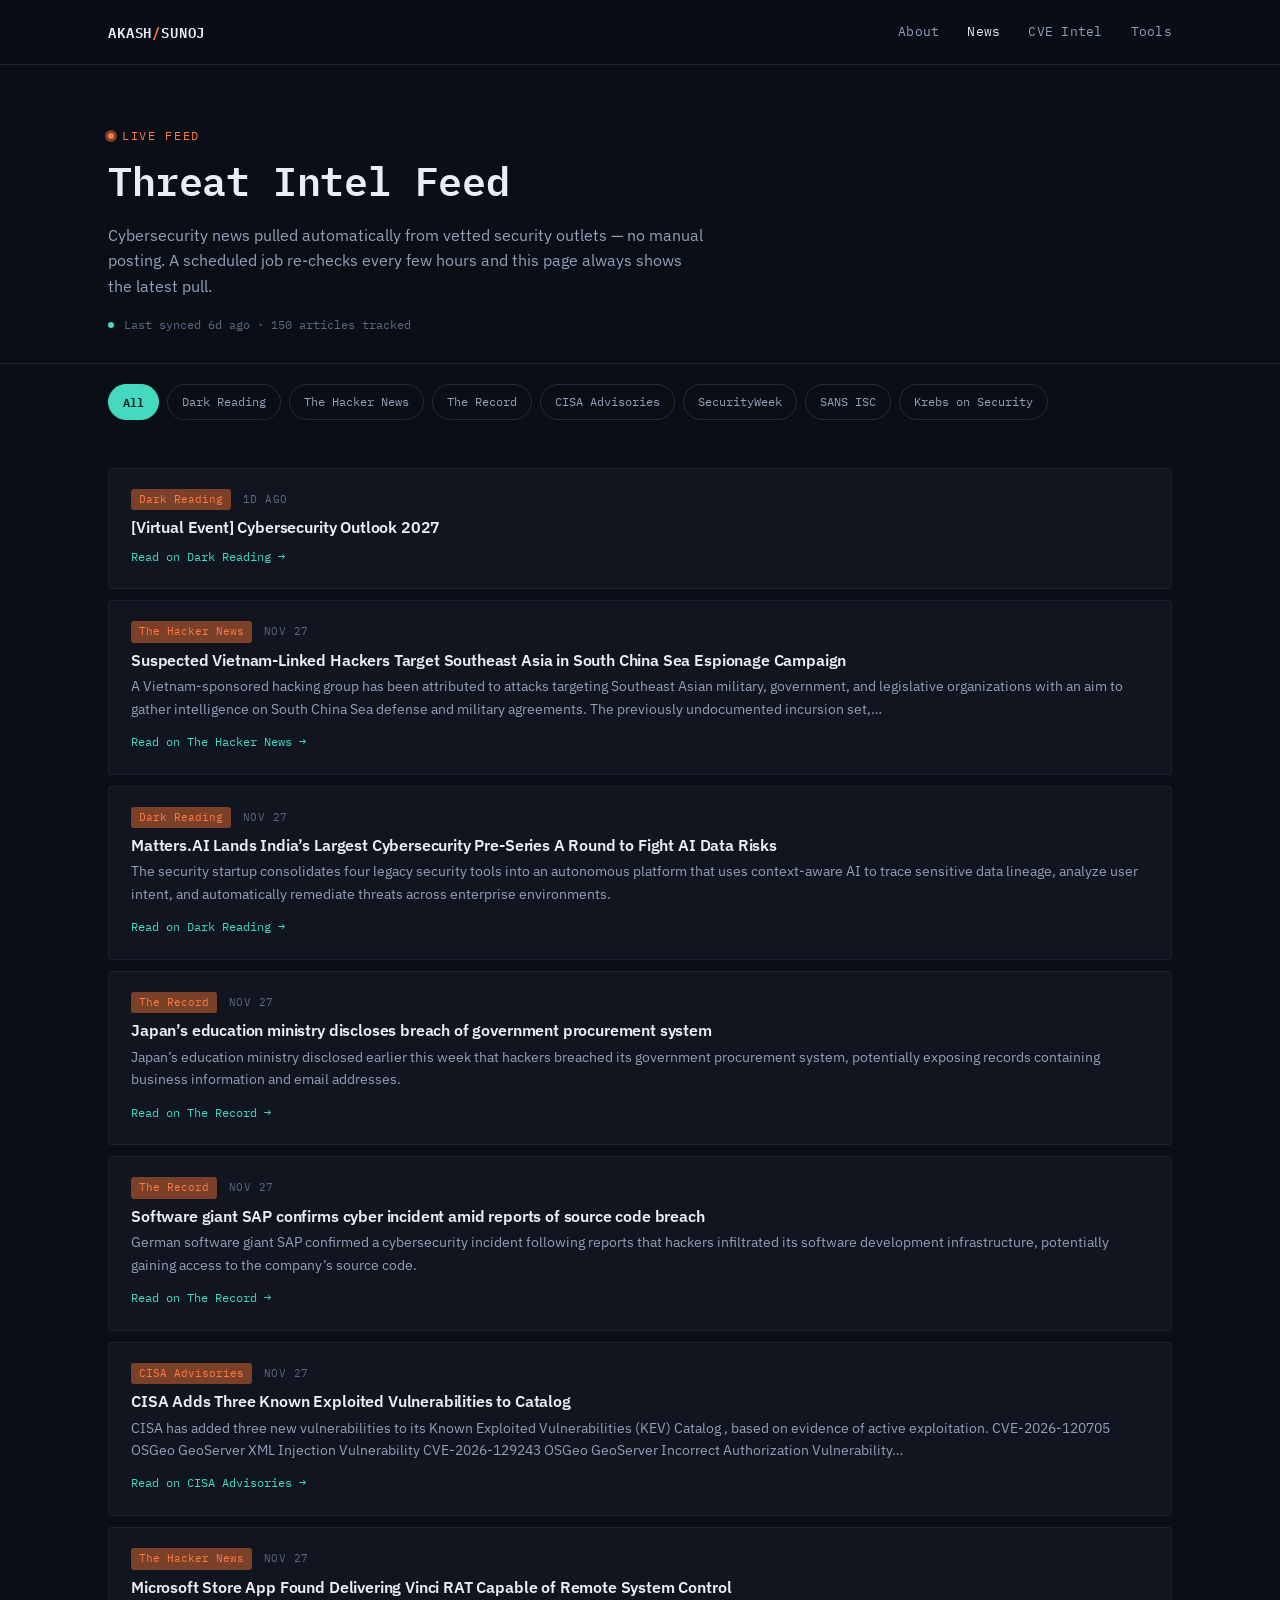
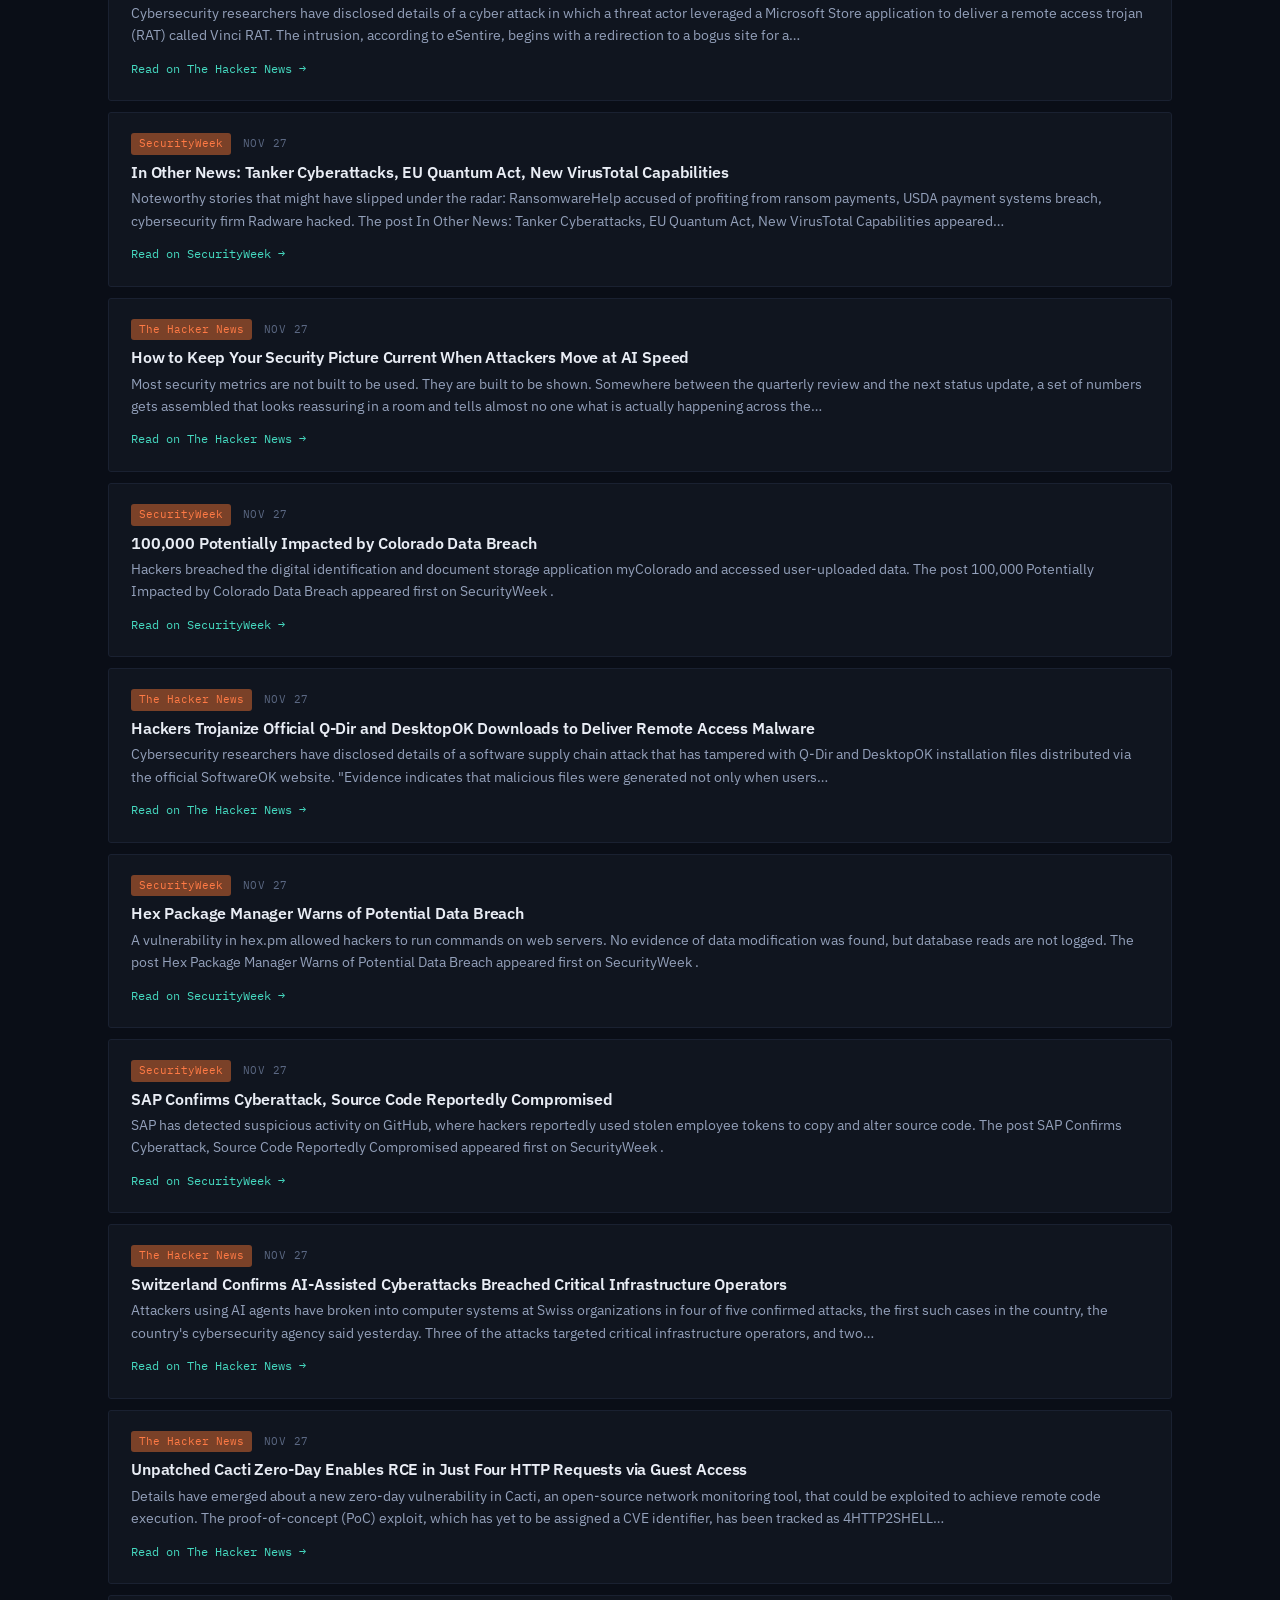
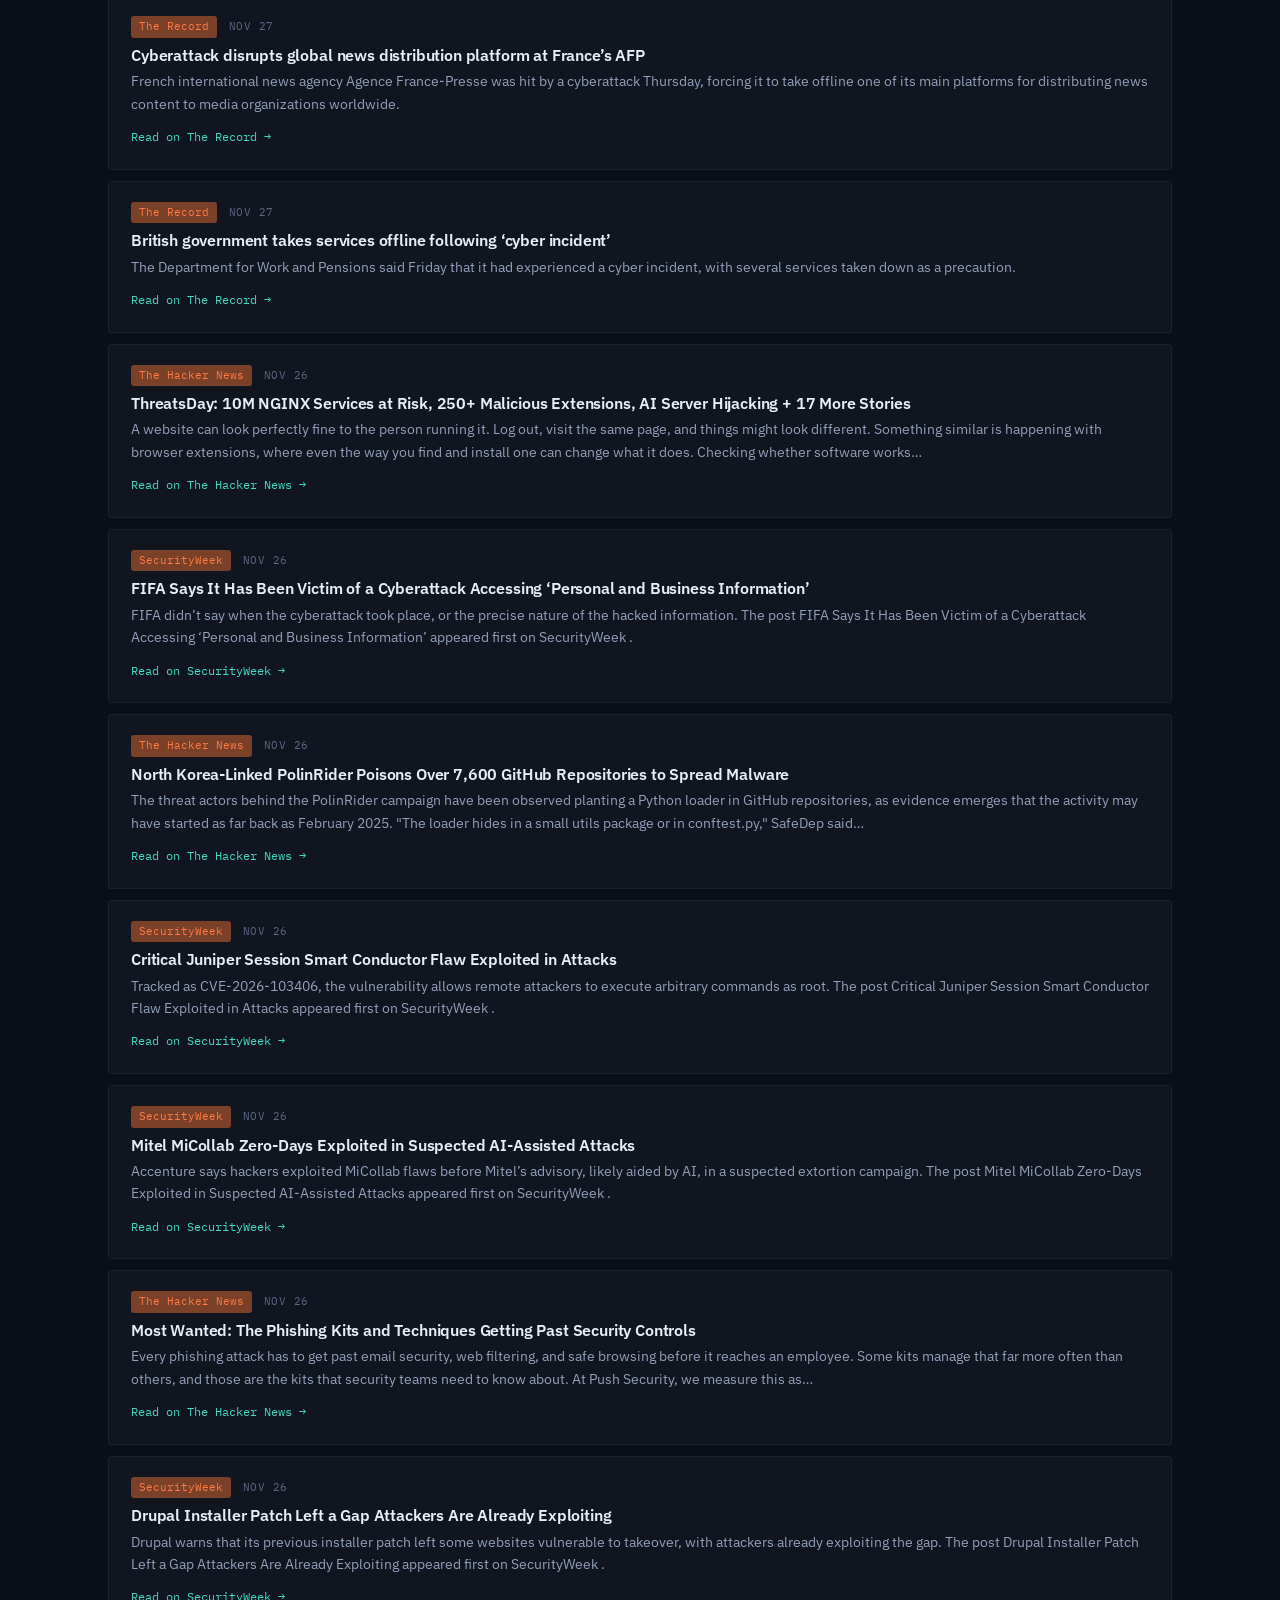
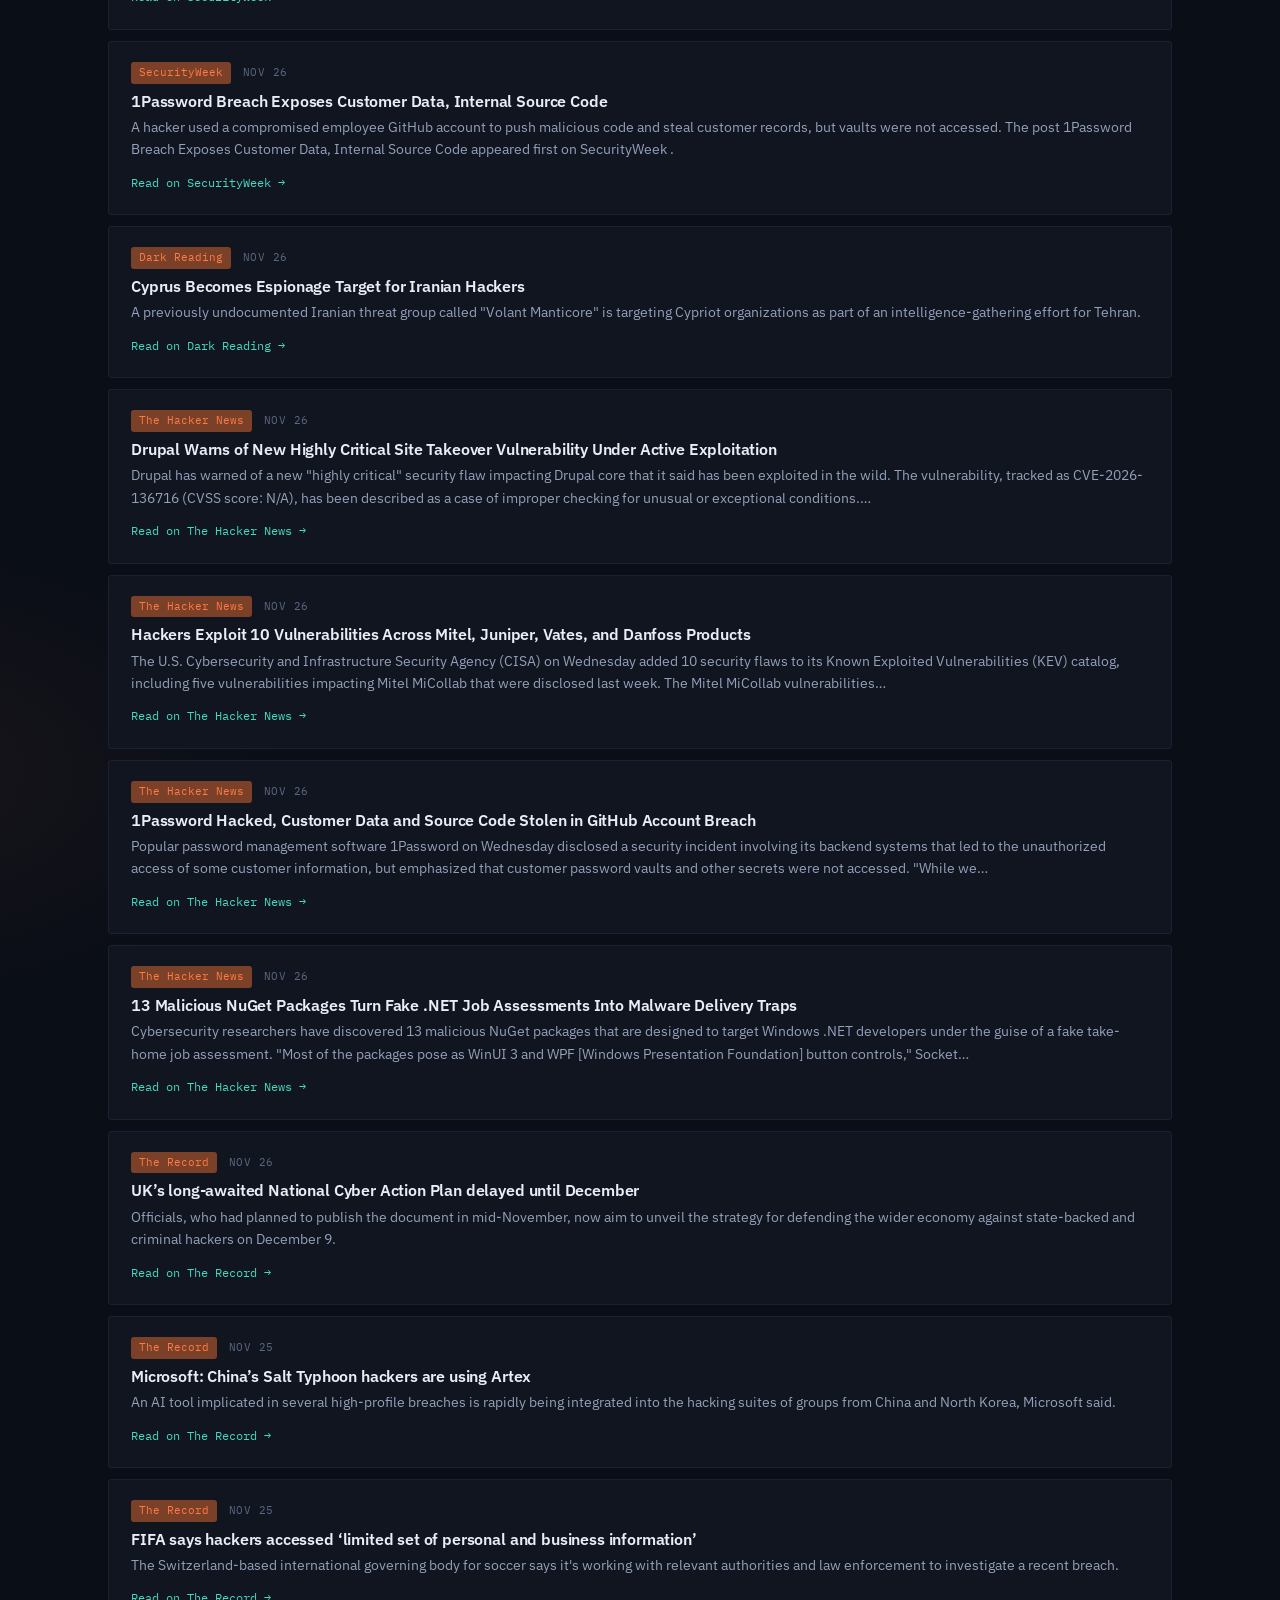
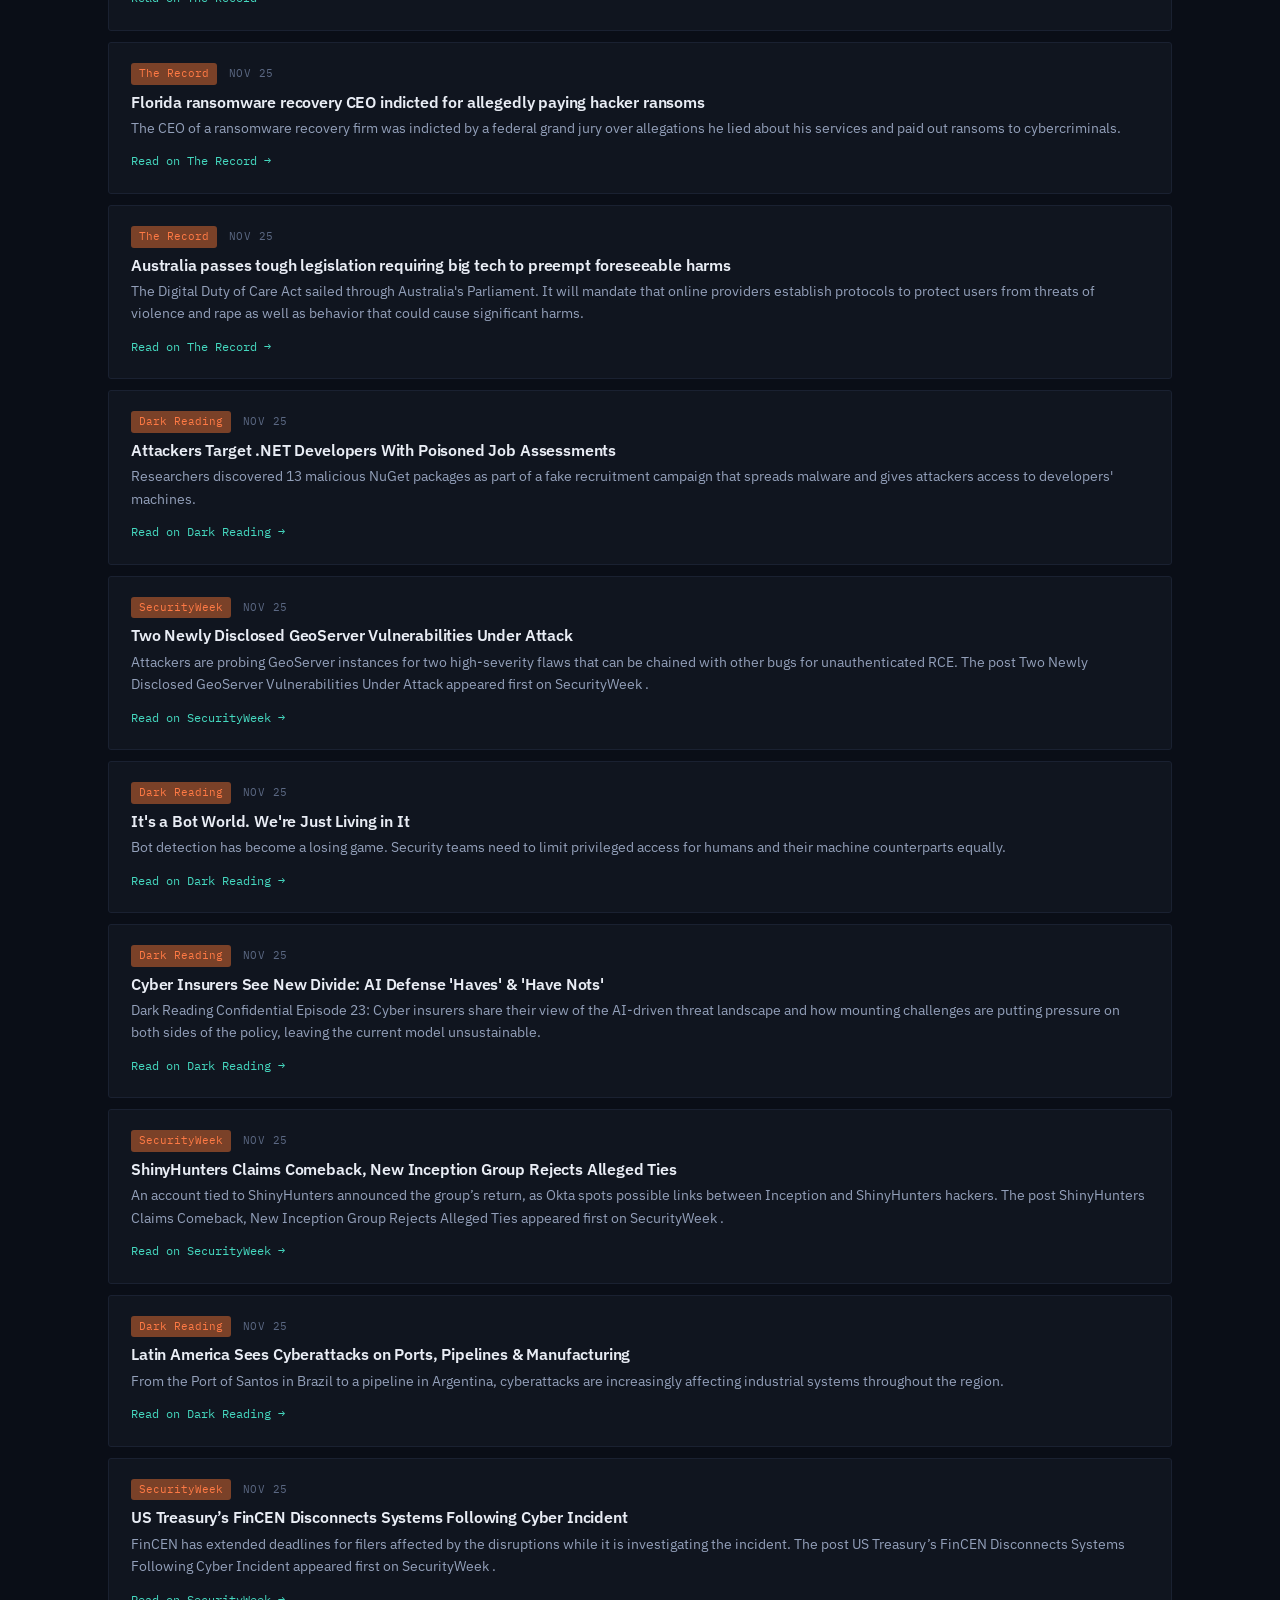
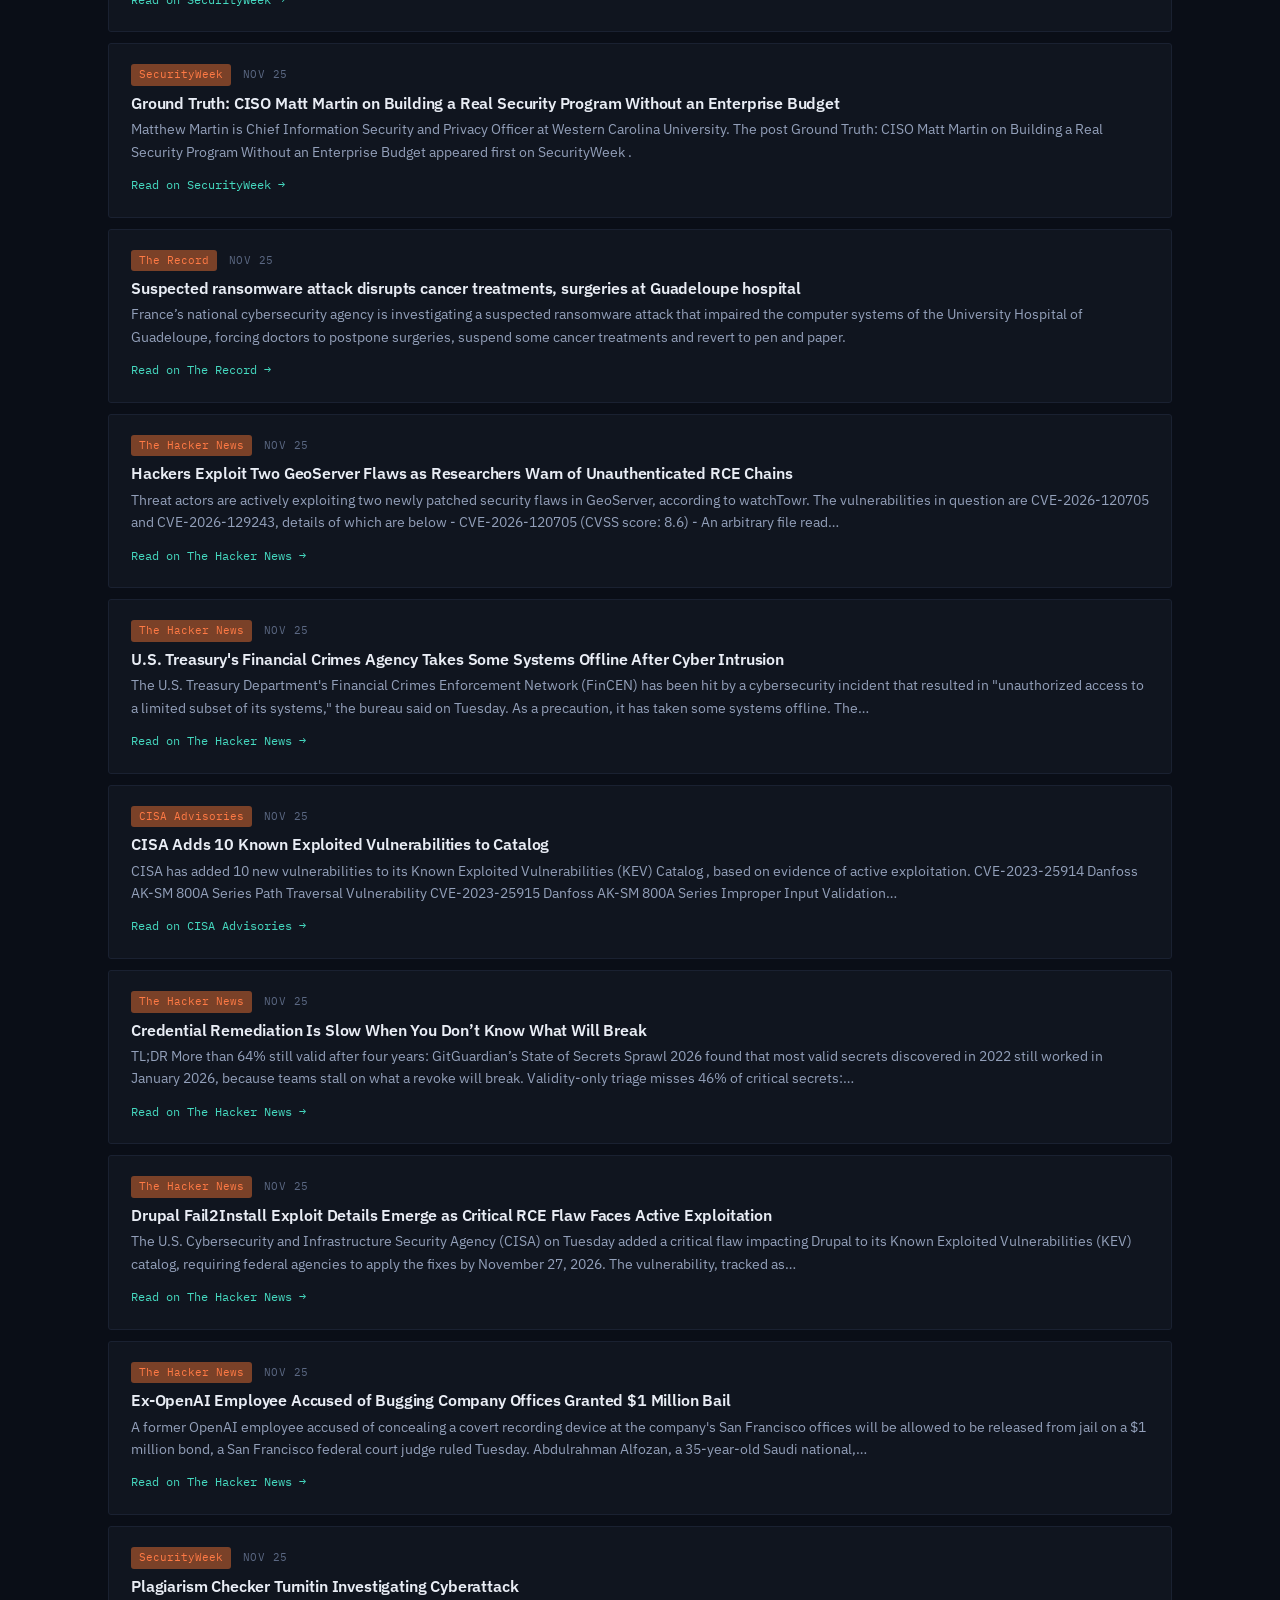
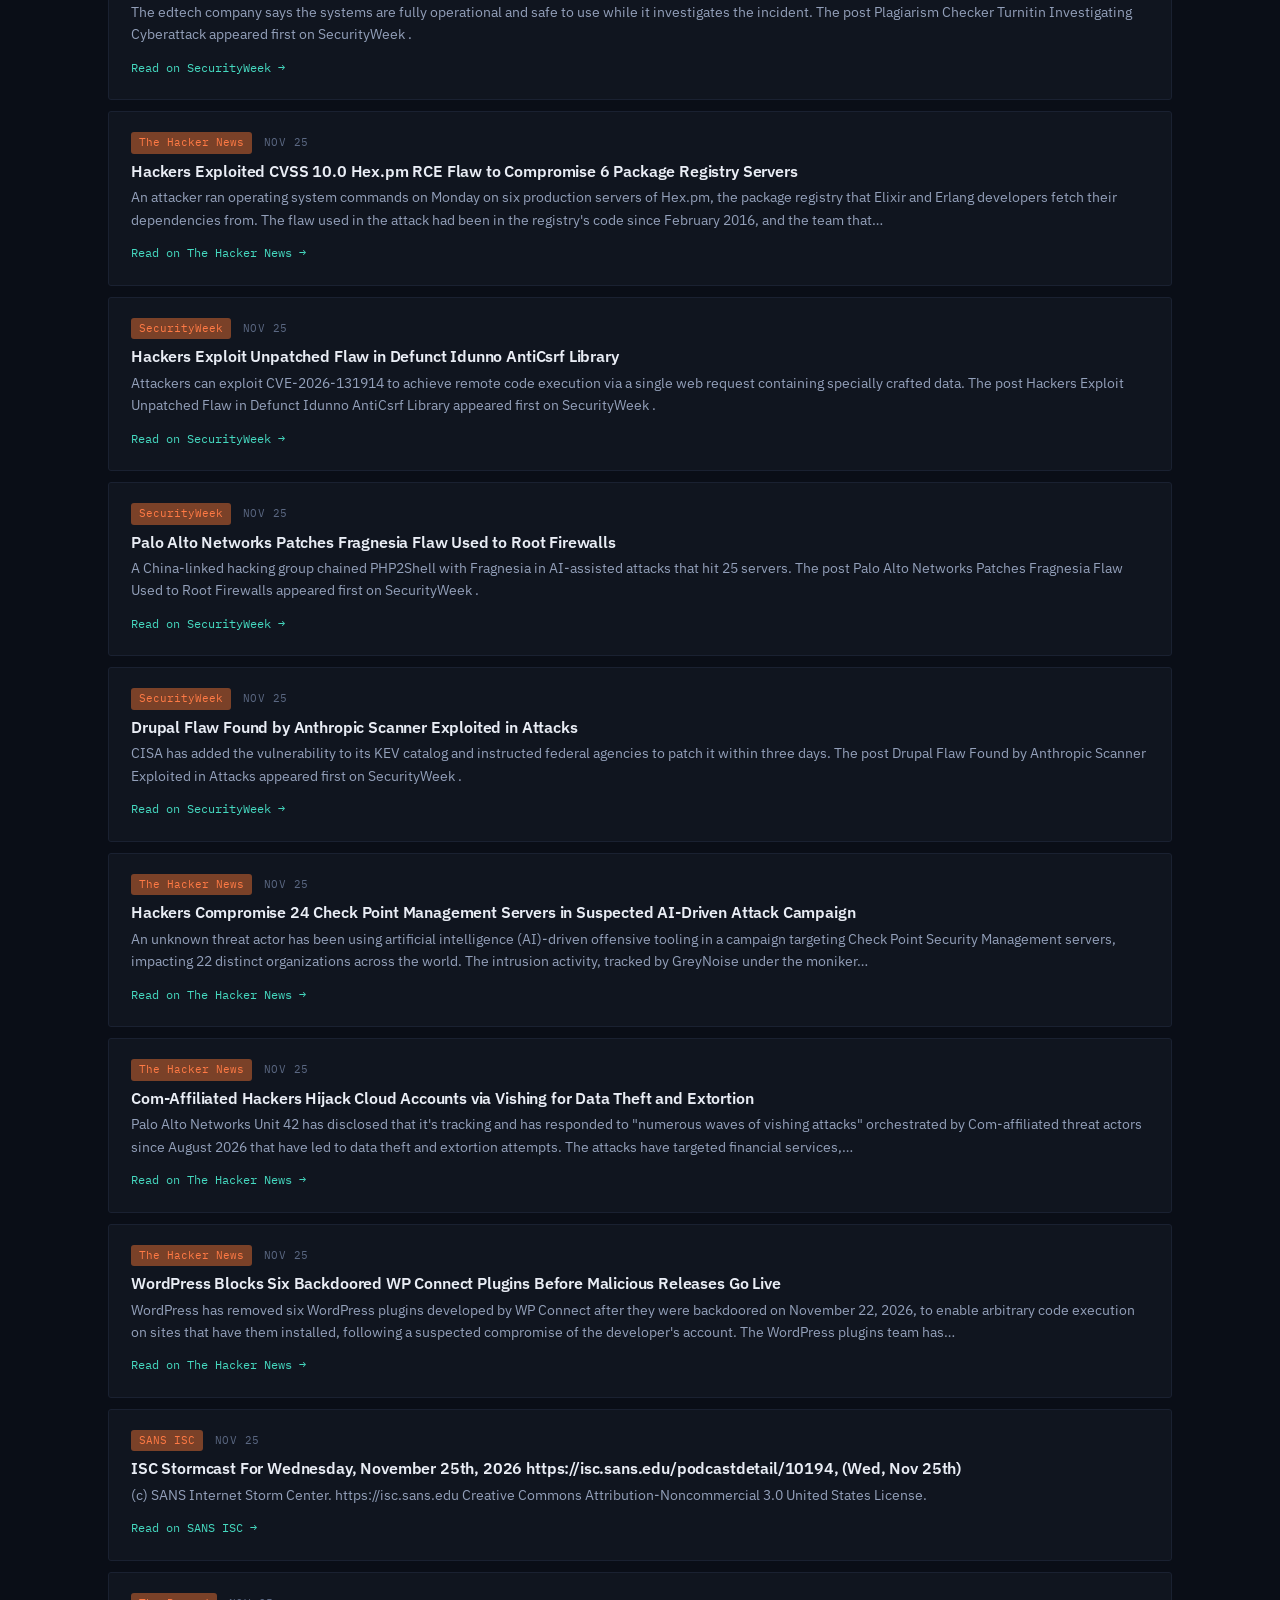
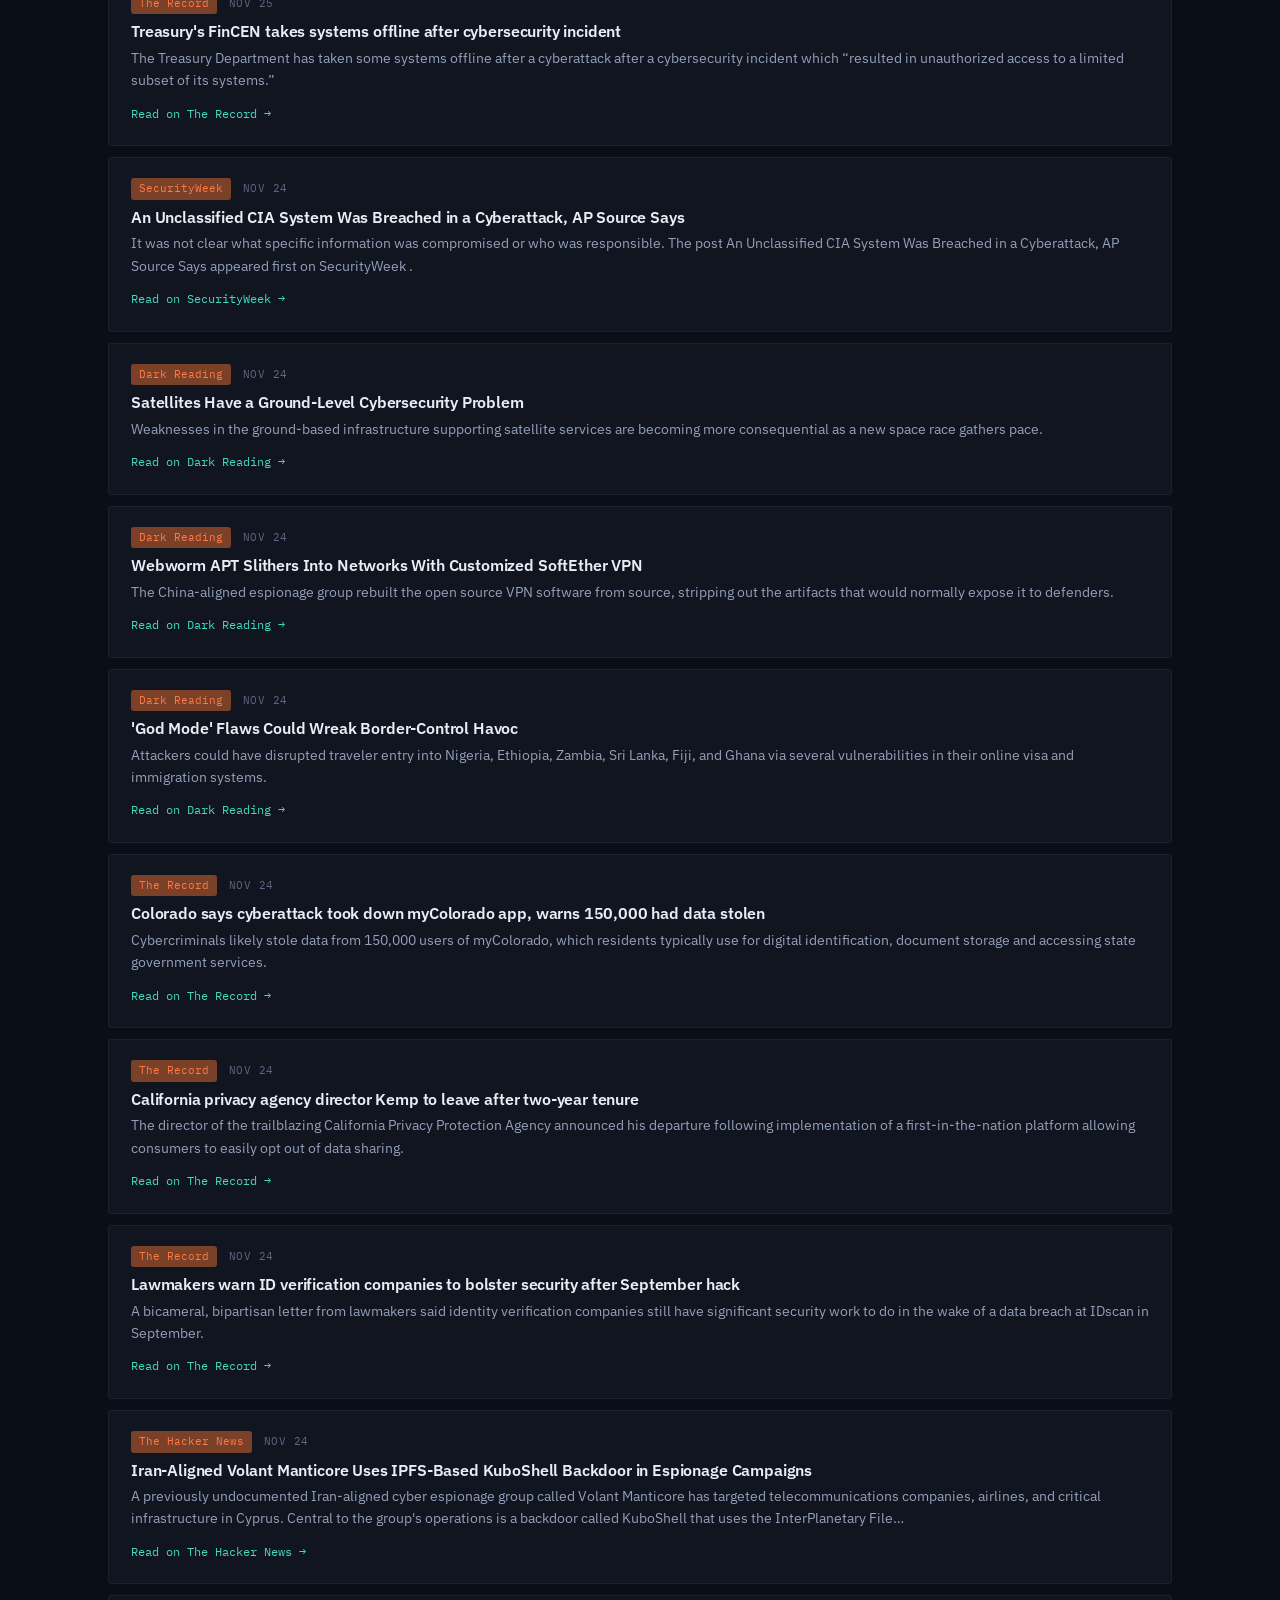
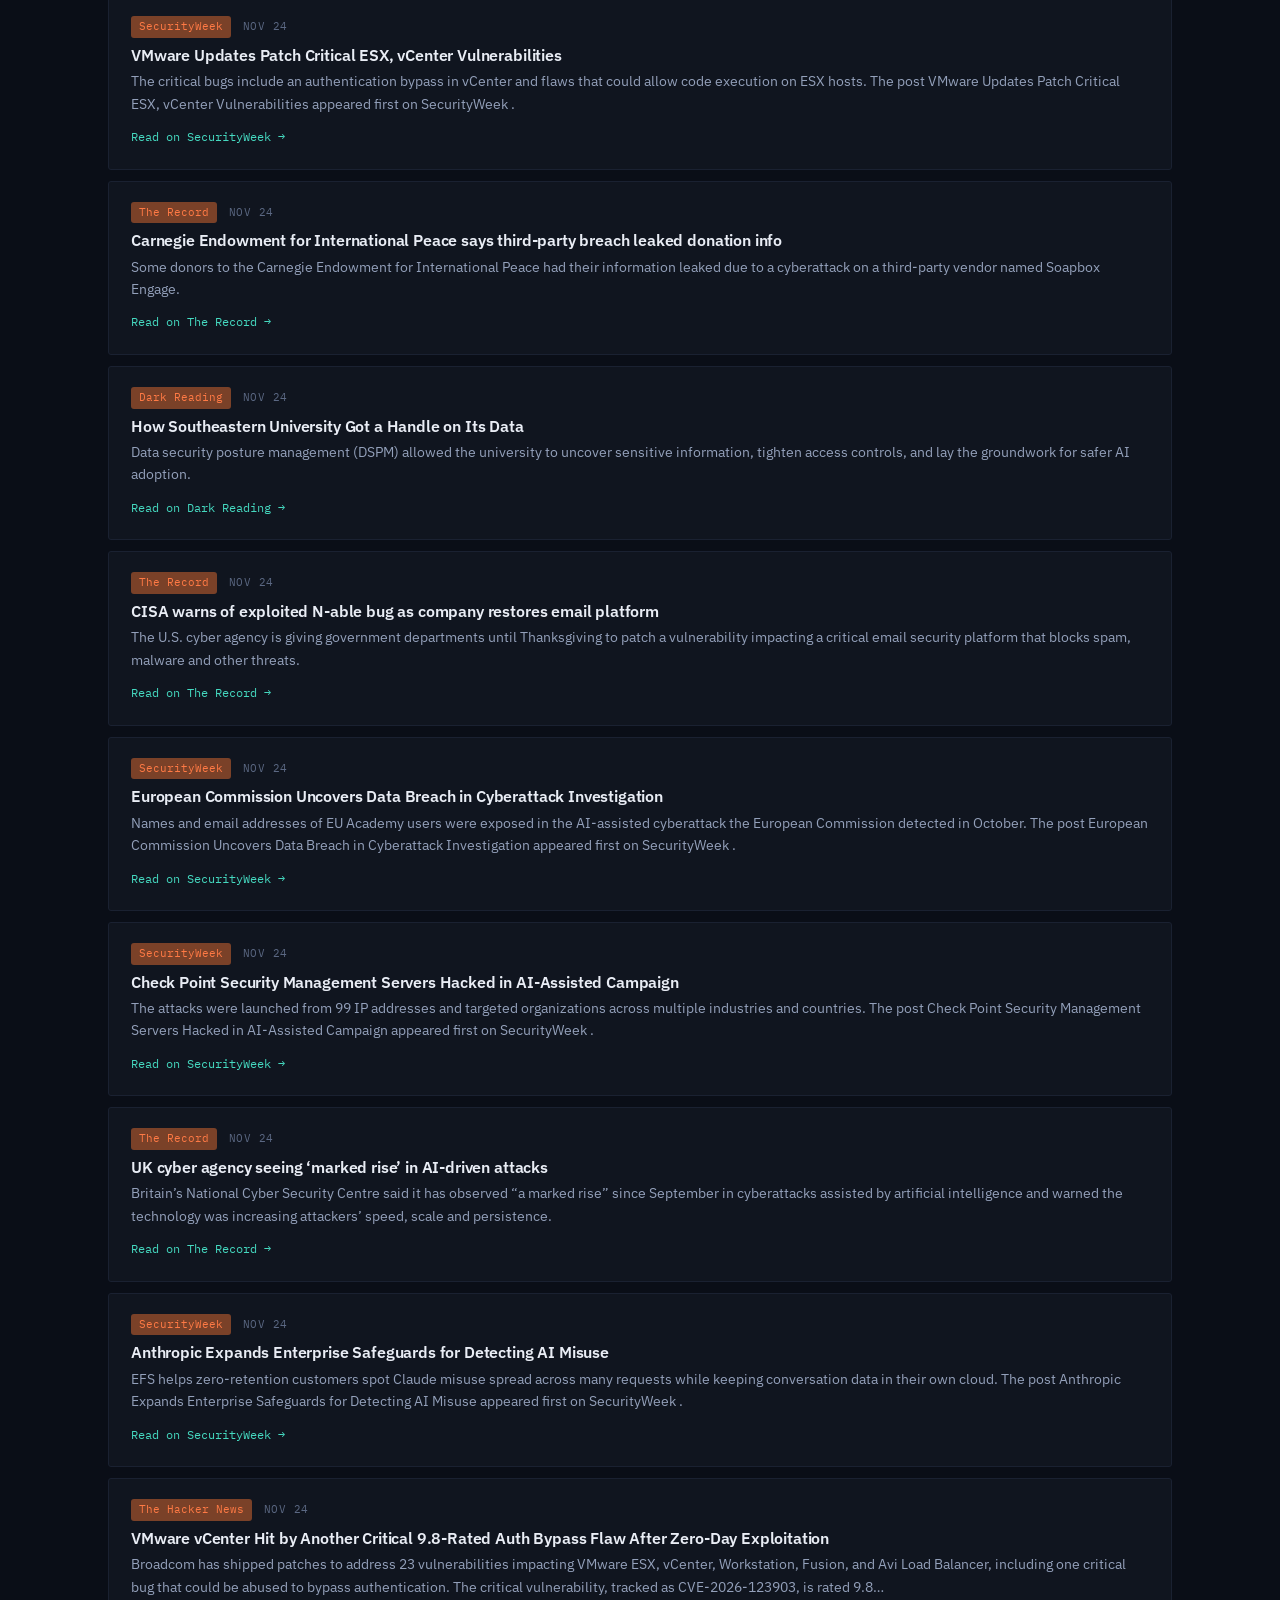
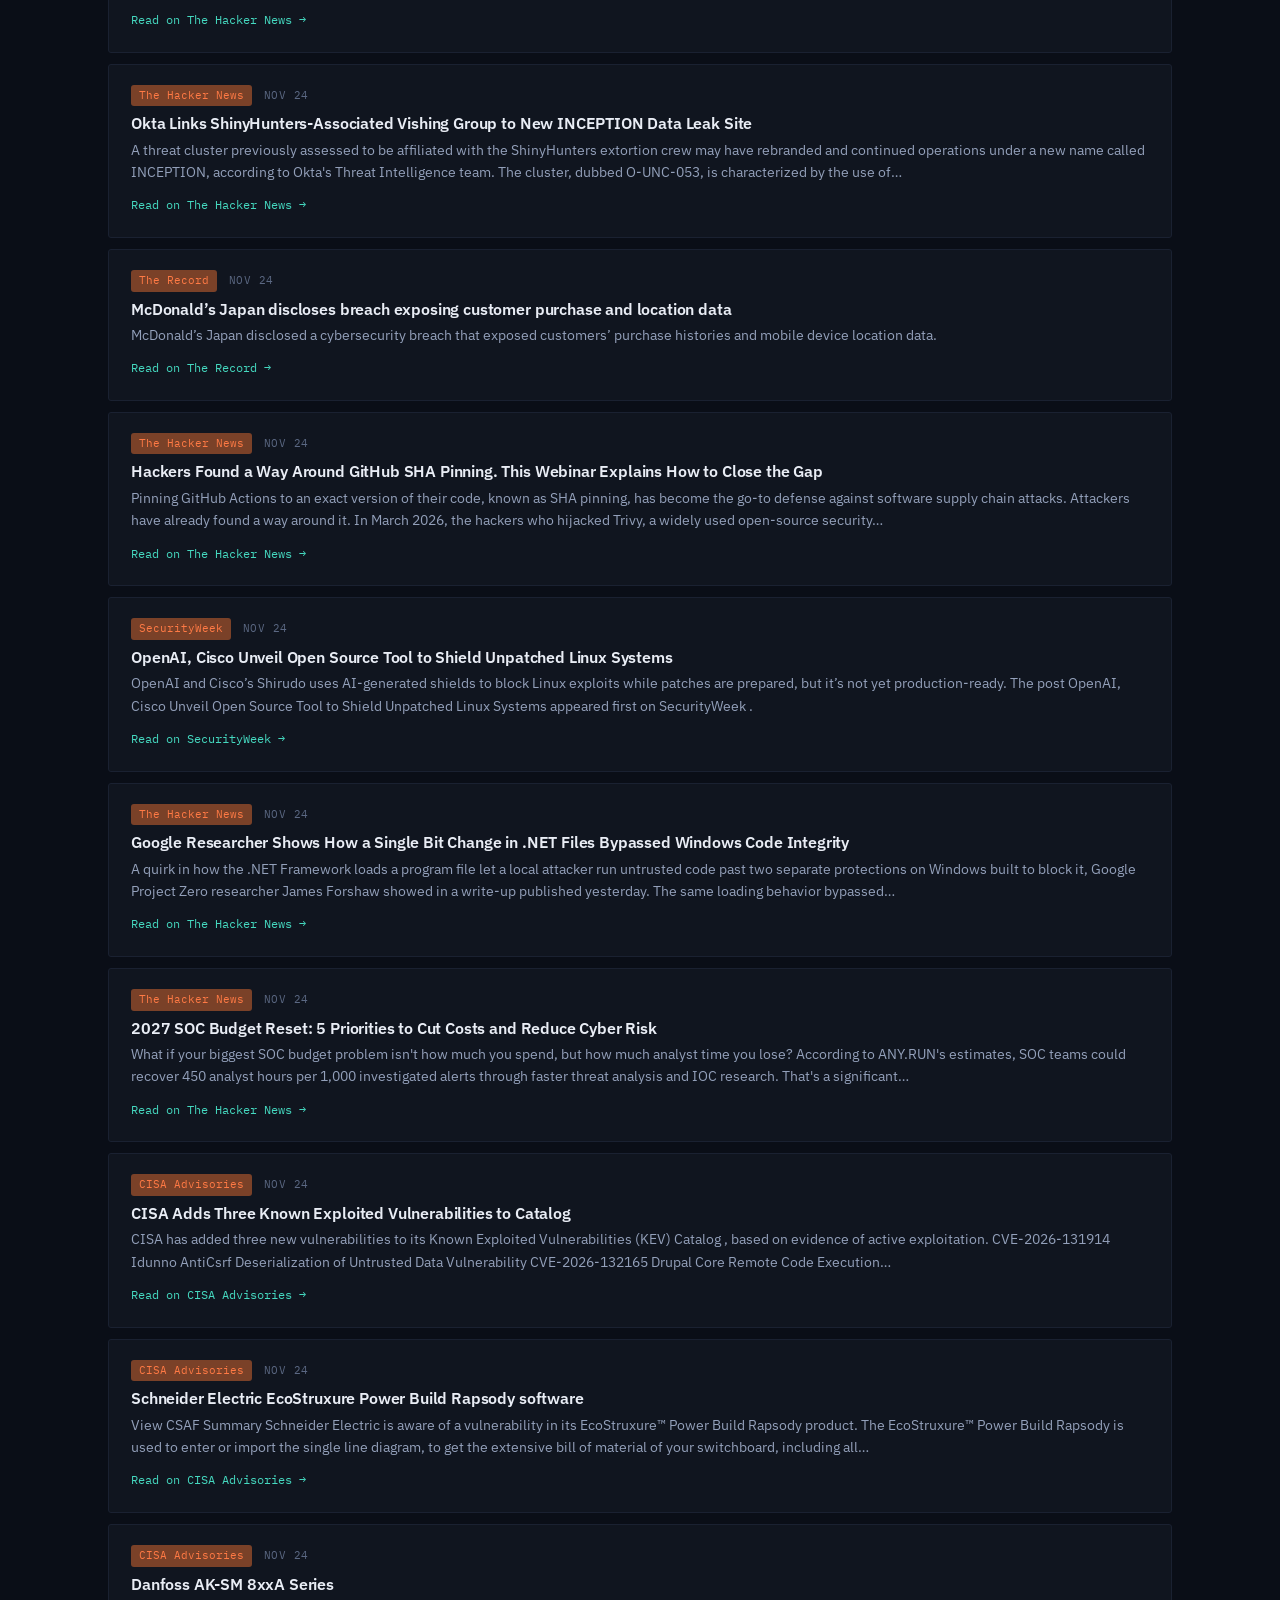
<file: news.html>
<!DOCTYPE html>
<html lang="en">
<head>
<meta charset="UTF-8">
<meta name="viewport" content="width=device-width, initial-scale=1.0">
<title>Threat Intel Feed — Akash Sunoj</title>
<meta name="description" content="Cybersecurity news aggregated automatically every few hours from vetted security RSS feeds.">
<link rel="icon" type="image/svg+xml" href="assets/favicon.svg">
<link rel="canonical" href="https://sunojakash.github.io/news.html">

<meta property="og:type" content="website">
<meta property="og:title" content="Threat Intel Feed — Akash Sunoj">
<meta property="og:description" content="Cybersecurity news aggregated automatically every few hours from vetted security RSS feeds.">
<meta property="og:url" content="https://sunojakash.github.io/news.html">
<meta property="og:site_name" content="Akash Sunoj">
<meta name="twitter:card" content="summary">
<meta name="twitter:title" content="Threat Intel Feed — Akash Sunoj">
<meta name="twitter:description" content="Cybersecurity news aggregated automatically every few hours from vetted security RSS feeds.">
<link rel="preconnect" href="https://fonts.googleapis.com">
<link rel="preconnect" href="https://fonts.gstatic.com" crossorigin>
<link href="https://fonts.googleapis.com/css2?family=IBM+Plex+Mono:wght@400;500;600;700&family=IBM+Plex+Sans:wght@400;500;600&display=swap" rel="stylesheet">
<link rel="stylesheet" href="styles.css">
</head>
<body>

<!--  Goatcounter.com Analystics Start  -->
    
<script data-goatcounter="https://akashsunoj.goatcounter.com/count"
        async src="//gc.zgo.at/count.js"></script>

<!--  Goatcounter.com Analystics End  -->   

<nav class="site-nav">
  <div class="wrap">
    <a href="index.html" class="logo">AKASH<span>/</span>SUNOJ</a>
    <ul class="nav-links">
      <li><a href="about.html">About</a></li>
      <li><a href="news.html" class="active">News</a></li>
      <li><a href="cvelookup.html">CVE Intel</a></li>
      <li><a href="tools.html">Tools</a></li>
    </ul>
    <button class="nav-toggle" aria-label="Toggle navigation" aria-expanded="false">MENU</button>
  </div>
</nav>

<header class="news-header">
  <div class="wrap">
    <span class="eyebrow">Live feed</span>
    <h1 style="font-size:clamp(28px,4vw,40px); margin-top:10px;">Threat Intel Feed</h1>
    <p style="max-width:60ch;">Cybersecurity news pulled automatically from vetted security outlets — no manual posting. A scheduled job re-checks every few hours and this page always shows the latest pull.</p>
    <div class="sync-row" id="sync-row"><span class="dot"></span> Loading sync status…</div>
  </div>
</header>

<div class="wrap">
  <div class="filter-bar" id="filter-bar"></div>
  <div class="article-list" id="article-list">
    <p class="state-msg">Loading latest headlines…</p>
  </div>

  <!--<div class="pipeline-note">
    HOW THIS STAYS CURRENT — A GitHub Actions workflow runs on a schedule, pulls RSS feeds from
    a curated list of security publishers, deduplicates against previously seen articles, and
    commits the updated data/news.json back to this repo. This page fetches that file directly,
    so there's no backend server and nothing to keep running. <a href="https://github.com/" target="_blank" rel="noopener">View the automation source →</a>
  </div>-->
</div>

<footer><div class="wrap"><div>&copy; <span data-year></span> Akash Sunoj. Built as a static site, deployed via CI/CD.</div><div><a href="mailto:akashsunoj1@gmail.com">Email</a><a href="https://www.linkedin.com/in/akash-sunoj-37465912b/">LinkedIn</a></div></div></footer>

<script src="script.js"></script>
<script src="news-data.js"></script>
<script src="news.js"></script>
</body>
</html>
</file>
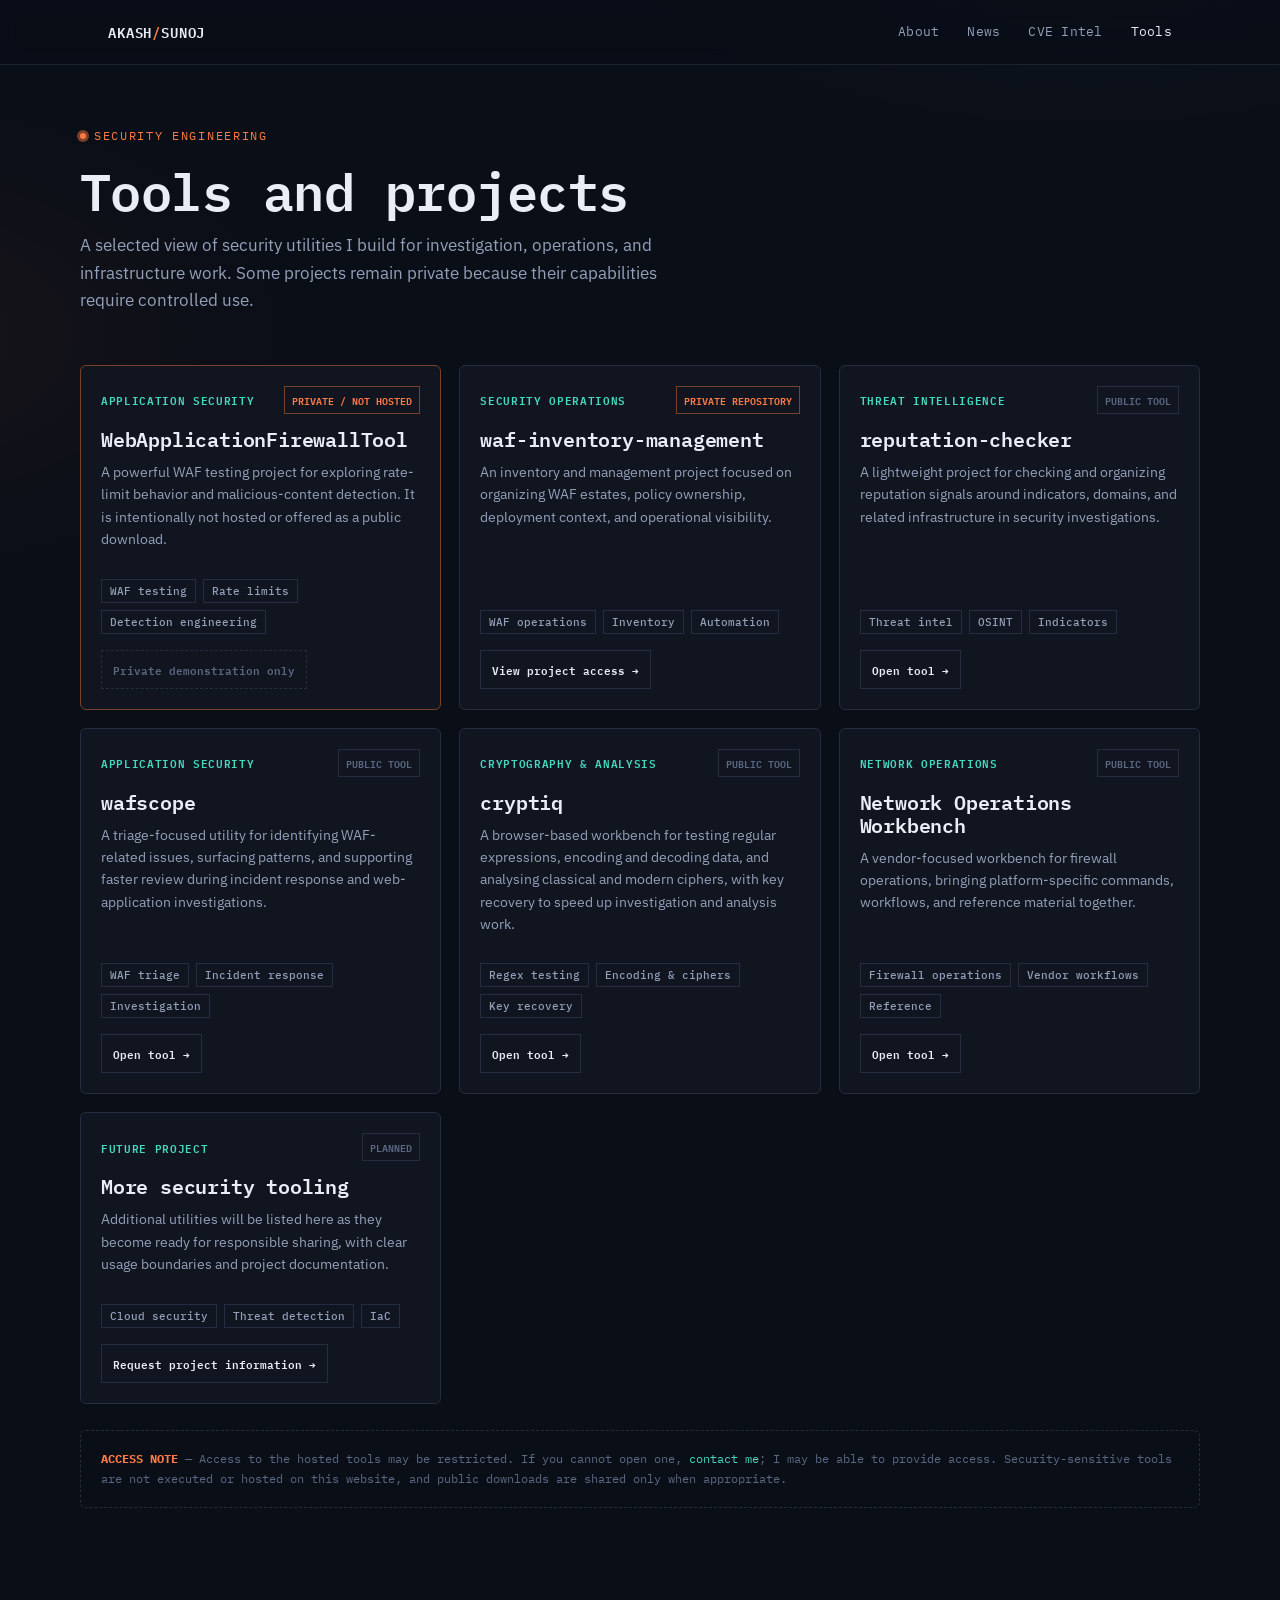
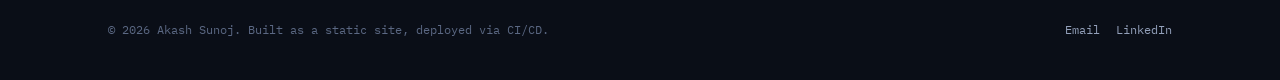
<file: tools.html>
<!DOCTYPE html>
<html lang="en">
<head>
<meta charset="UTF-8">
<meta name="viewport" content="width=device-width, initial-scale=1.0">
<link rel="icon" href="assets/AS-Monogram.png" type="image/png">
<title>Security Tools — Akash Sunoj</title>
<meta name="description" content="Security engineering tools and projects created by Akash Sunoj.">
<link rel="preconnect" href="https://fonts.googleapis.com">
<link rel="preconnect" href="https://fonts.gstatic.com" crossorigin>
<link href="https://fonts.googleapis.com/css2?family=IBM+Plex+Mono:wght@400;500;600;700&family=IBM+Plex+Sans:wght@400;500;600&display=swap" rel="stylesheet">
<link rel="stylesheet" href="styles.css">
<style>
  .tools-page { padding: 56px 0 72px; }
  .tools-header { max-width: 720px; padding-bottom: 34px; }
  .tools-header h1 { font-size: clamp(32px, 5vw, 52px); margin: 14px 0 12px; }
  .tools-header p { font-size: 17px; max-width: 62ch; }
  .tool-grid { display: grid; grid-template-columns: repeat(auto-fit, minmax(290px, 1fr)); gap: 18px; }
  .tool-card { display: flex; flex-direction: column; background: var(--bg-elevated); border: 1px solid var(--border); border-radius: var(--radius-lg); padding: 20px; min-height: 240px; }
  .tool-card.featured { border-color: var(--accent-signal-dim); }
  .tool-meta { display: flex; align-items: center; justify-content: space-between; gap: 12px; margin-bottom: 14px; }
  .tool-type { color: var(--accent-network); font: 600 11px var(--font-mono); letter-spacing: .06em; text-transform: uppercase; }
  .tool-status { border: 1px solid var(--border); color: var(--text-muted); padding: 4px 7px; font: 600 10px var(--font-mono); text-transform: uppercase; white-space: nowrap; }
  .tool-status.private { color: var(--accent-signal); border-color: var(--accent-signal-dim); }
  .tool-card h2 { font-size: 20px; margin-bottom: 10px; }
  .tool-card p { font-size: 14px; }
  .tool-tags { display: flex; flex-wrap: wrap; gap: 7px; margin: auto 0 16px; padding-top: 14px; }
  .tool-tag { border: 1px solid var(--border); color: var(--text-secondary); padding: 4px 8px; font: 500 11px var(--font-mono); }
  .tool-action { display: inline-flex; align-items: center; align-self: flex-start; border: 1px solid var(--border); color: var(--text-primary); padding: 9px 11px; font: 600 11px var(--font-mono); }
  .tool-action:hover { border-color: var(--accent-network); color: var(--accent-network); text-decoration: none; }
  .tool-action.disabled { color: var(--text-muted); border-style: dashed; cursor: default; }
  .tool-note { margin-top: 26px; border: 1px dashed var(--border); border-radius: var(--radius-lg); padding: 18px 20px; color: var(--text-muted); font: 12px/1.7 var(--font-mono); }
  .tool-note strong { color: var(--accent-signal); }
  @media (max-width: 520px) { .tool-meta { align-items: flex-start; flex-direction: column; } }
</style>
</head>
<body>
<!-- Goatcounter.com Analytics Start -->
<script data-goatcounter="https://akashsunoj.goatcounter.com/count"
        async src="//gc.zgo.at/count.js"></script>
<!-- Goatcounter.com Analytics End -->

<nav class="site-nav">
  <div class="wrap">
    <a href="index.html" class="logo">AKASH<span>/</span>SUNOJ</a>
    <ul class="nav-links">
      <li><a href="about.html">About</a></li>
      <li><a href="news.html">News</a></li>
      <li><a href="cvelookup.html">CVE Intel</a></li>
      <li><a href="tools.html" class="active">Tools</a></li>
    </ul>
    <button class="nav-toggle" aria-label="Toggle navigation" aria-expanded="false">MENU</button>
  </div>
</nav>

<main class="wrap tools-page">
  <header class="tools-header">
    <span class="eyebrow">Security engineering</span>
    <h1>Tools and projects</h1>
    <p>A selected view of security utilities I build for investigation, operations, and infrastructure work. Some projects remain private because their capabilities require controlled use.</p>
  </header>

  <section class="tool-grid" aria-label="Security tools and projects">
    <article class="tool-card featured">
      <div class="tool-meta"><span class="tool-type">Application security</span><span class="tool-status private">Private / not hosted</span></div>
      <h2>WebApplicationFirewallTool</h2>
      <p>A powerful WAF testing project for exploring rate-limit behavior and malicious-content detection. It is intentionally not hosted or offered as a public download.</p>
      <div class="tool-tags"><span class="tool-tag">WAF testing</span><span class="tool-tag">Rate limits</span><span class="tool-tag">Detection engineering</span></div>
      <span class="tool-action disabled" aria-disabled="true">Private demonstration only</span>
    </article>

    <article class="tool-card">
      <div class="tool-meta"><span class="tool-type">Security operations</span><span class="tool-status private">Private repository</span></div>
      <h2>waf-inventory-management</h2>
      <p>An inventory and management project focused on organizing WAF estates, policy ownership, deployment context, and operational visibility.</p>
      <div class="tool-tags"><span class="tool-tag">WAF operations</span><span class="tool-tag">Inventory</span><span class="tool-tag">Automation</span></div>
      <a class="tool-action" href="https://github.com/Sunojakash/waf-inventory-management" target="_blank" rel="noopener">View project access →</a>
    </article>

    <article class="tool-card">
      <div class="tool-meta"><span class="tool-type">Threat intelligence</span><span class="tool-status">Public tool</span></div>
      <h2>reputation-checker</h2>
      <p>A lightweight project for checking and organizing reputation signals around indicators, domains, and related infrastructure in security investigations.</p>
      <div class="tool-tags"><span class="tool-tag">Threat intel</span><span class="tool-tag">OSINT</span><span class="tool-tag">Indicators</span></div>
      <a class="tool-action" href="https://white-pebble-08cd48410.4.azurestaticapps.net" target="_blank" rel="noopener">Open tool →</a>
    </article>

    <article class="tool-card">
      <div class="tool-meta"><span class="tool-type">Application security</span><span class="tool-status">Public tool</span></div>
      <h2>wafscope</h2>
      <p>A triage-focused utility for identifying WAF-related issues, surfacing patterns, and supporting faster review during incident response and web-application investigations.</p>
      <div class="tool-tags"><span class="tool-tag">WAF triage</span><span class="tool-tag">Incident response</span><span class="tool-tag">Investigation</span></div>
      <a class="tool-action" href="https://salmon-sand-0ac02840f.1.azurestaticapps.net" target="_blank" rel="noopener">Open tool →</a>
    </article>

    <article class="tool-card">
      <div class="tool-meta"><span class="tool-type">Cryptography &amp; analysis</span><span class="tool-status">Public tool</span></div>
      <h2>cryptiq</h2>
      <p>A browser-based workbench for testing regular expressions, encoding and decoding data, and analysing classical and modern ciphers, with key recovery to speed up investigation and analysis work.</p>
      <div class="tool-tags"><span class="tool-tag">Regex testing</span><span class="tool-tag">Encoding &amp; ciphers</span><span class="tool-tag">Key recovery</span></div>
      <a class="tool-action" href="https://icy-desert-0b6da4f0f.3.azurestaticapps.net" target="_blank" rel="noopener">Open tool →</a>
    </article>

    <article class="tool-card">
      <div class="tool-meta"><span class="tool-type">Network operations</span><span class="tool-status">Public tool</span></div>
      <h2>Network Operations Workbench</h2>
      <p>A vendor-focused workbench for firewall operations, bringing platform-specific commands, workflows, and reference material together.</p>
      <div class="tool-tags"><span class="tool-tag">Firewall operations</span><span class="tool-tag">Vendor workflows</span><span class="tool-tag">Reference</span></div>
      <a class="tool-action" href="https://agreeable-cliff-0e0cc1410.4.azurestaticapps.net/index.html" target="_blank" rel="noopener">Open tool →</a>
    </article>

    <article class="tool-card">
      <div class="tool-meta"><span class="tool-type">Future project</span><span class="tool-status">Planned</span></div>
      <h2>More security tooling</h2>
      <p>Additional utilities will be listed here as they become ready for responsible sharing, with clear usage boundaries and project documentation.</p>
      <div class="tool-tags"><span class="tool-tag">Cloud security</span><span class="tool-tag">Threat detection</span><span class="tool-tag">IaC</span></div>
      <a class="tool-action" href="mailto:akashsunoj1@gmail.com?subject=Security%20tools%20access">Request project information →</a>
    </article>
  </section>

  <aside class="tool-note"><strong>ACCESS NOTE</strong> — Access to the hosted tools may be restricted. If you cannot open one, <a href="mailto:akashsunoj1@gmail.com">contact me</a>; I may be able to provide access. Security-sensitive tools are not executed or hosted on this website, and public downloads are shared only when appropriate.</aside>
</main>

<footer><div class="wrap"><div>&copy; <span data-year></span> Akash Sunoj. Built as a static site, deployed via CI/CD.</div><div><a href="mailto:akashsunoj1@gmail.com">Email</a><a href="https://www.linkedin.com/in/akash-sunoj-37465912b/">LinkedIn</a></div></div></footer>
<script src="script.js"></script>
</body>
</html>
</file>
<file: styles.css>
/* ============================================================
   DESIGN TOKENS
   A dark "operations console" system, not a hacker-terminal
   cliché: deep navy (not pure black), a signal-amber accent
   (SOC alert color) and a teal "network" accent, set in
   IBM Plex Mono (labels/data/display) + IBM Plex Sans (body).
   ============================================================ */
:root {
  /* color */
  --bg: #0a0e17;
  --bg-elevated: #10151f;
  --bg-elevated-2: #161c2a;
  --border: #232c40;
  --border-soft: #1a2131;
  --text-primary: #e9edf5;
  --text-secondary: #93a0ba;
  --text-muted: #5b6883;
  --accent-signal: #ff7a45;      /* amber / SOC alert */
  --accent-signal-dim: #7a4128;
  --accent-network: #45d9c0;     /* teal / network-data */
  --accent-network-dim: #1f4d46;
  --focus-ring: #6fb8ff;

  /* type */
  --font-mono: 'IBM Plex Mono', 'SFMono-Regular', Consolas, monospace;
  --font-sans: 'IBM Plex Sans', -apple-system, BlinkMacSystemFont, 'Segoe UI', sans-serif;

  /* layout */
  --max-width: 1120px;
  --radius: 3px;
  --radius-lg: 6px;
}

* { box-sizing: border-box; }
html { scroll-behavior: smooth; }
@media (prefers-reduced-motion: reduce) {
  html { scroll-behavior: auto; }
  *, *::before, *::after { animation-duration: 0.01ms !important; animation-iteration-count: 1 !important; transition-duration: 0.01ms !important; }
}

body {
  margin: 0;
  background: var(--bg);
  background-image:
    radial-gradient(ellipse 900px 500px at 85% -10%, rgba(69,217,192,0.08), transparent 60%),
    radial-gradient(ellipse 700px 400px at -10% 20%, rgba(255,122,69,0.06), transparent 60%);
  color: var(--text-primary);
  font-family: var(--font-sans);
  font-size: 16px;
  line-height: 1.6;
  -webkit-font-smoothing: antialiased;
}

a { color: var(--accent-network); text-decoration: none; }
a:hover { text-decoration: underline; }
a:focus-visible, button:focus-visible, input:focus-visible {
  outline: 2px solid var(--focus-ring);
  outline-offset: 2px;
}

img { max-width: 100%; display: block; }

.wrap {
  max-width: var(--max-width);
  margin: 0 auto;
  padding: 0 28px;
}

.eyebrow {
  font-family: var(--font-mono);
  font-size: 12px;
  letter-spacing: 0.14em;
  text-transform: uppercase;
  color: var(--accent-signal);
  display: inline-flex;
  align-items: center;
  gap: 8px;
}
.eyebrow::before {
  content: "";
  width: 6px;
  height: 6px;
  border-radius: 50%;
  background: var(--accent-signal);
  box-shadow: 0 0 0 3px var(--accent-signal-dim);
}

h1, h2, h3, h4 {
  font-family: var(--font-mono);
  font-weight: 600;
  line-height: 1.15;
  margin: 0 0 0.5em;
  letter-spacing: -0.01em;
}

p { color: var(--text-secondary); margin: 0 0 1em; }

/* ============================================================
   NAV
   ============================================================ */
.site-nav {
  position: sticky;
  top: 0;
  z-index: 40;
  background: rgba(10,14,23,0.85);
  backdrop-filter: blur(10px);
  border-bottom: 1px solid var(--border-soft);
}
.site-nav .wrap {
  display: flex;
  align-items: center;
  justify-content: space-between;
  height: 64px;
}
.logo {
  font-family: var(--font-mono);
  font-weight: 600;
  letter-spacing: 0.06em;
  font-size: 14px;
  color: var(--text-primary);
}
.logo span { color: var(--accent-signal); }
.nav-links {
  display: flex;
  gap: 28px;
  list-style: none;
  margin: 0;
  padding: 0;
  font-family: var(--font-mono);
  font-size: 13px;
}
.nav-links a {
  color: var(--text-secondary);
  text-decoration: none;
  letter-spacing: 0.02em;
}
.nav-links a:hover, .nav-links a.active { color: var(--text-primary); }
.nav-status {
  display: inline-flex;
  align-items: center;
  gap: 6px;
  font-family: var(--font-mono);
  font-size: 11px;
  color: var(--accent-network);
  letter-spacing: 0.05em;
}
.nav-status .dot {
  width: 6px; height: 6px; border-radius: 50%;
  background: var(--accent-network);
  animation: pulse 2s infinite;
}
@keyframes pulse {
  0%, 100% { opacity: 1; }
  50% { opacity: 0.35; }
}
.nav-toggle { display: none; }

@media (max-width: 720px) {
  .nav-links { display: none; }
  .nav-toggle {
    display: block;
    background: none;
    border: 1px solid var(--border);
    color: var(--text-primary);
    font-family: var(--font-mono);
    font-size: 12px;
    padding: 6px 10px;
    border-radius: var(--radius);
  }
  .nav-links.open {
    display: flex;
    flex-direction: column;
    position: absolute;
    top: 64px; left: 0; right: 0;
    background: var(--bg-elevated);
    border-bottom: 1px solid var(--border);
    padding: 16px 28px;
    gap: 16px;
  }
}

/* ============================================================
   HERO
   ============================================================ */
.hero {
  padding: 88px 0 64px;
  border-bottom: 1px solid var(--border-soft);
}
.hero .wrap {
  display: grid;
  grid-template-columns: 1.1fr 0.9fr;
  gap: 48px;
  align-items: center;
}
.hero h1 {
  font-size: clamp(34px, 5vw, 52px);
  margin: 14px 0 6px;
}
.hero .role {
  font-family: var(--font-mono);
  color: var(--accent-network);
  font-size: 16px;
  margin-bottom: 18px;
}
.hero .thesis {
  font-size: 17px;
  max-width: 52ch;
}
.hero-ctas { display: flex; gap: 14px; margin-top: 28px; flex-wrap: wrap; }

.btn {
  font-family: var(--font-mono);
  font-size: 13px;
  letter-spacing: 0.03em;
  padding: 12px 20px;
  border-radius: var(--radius);
  border: 1px solid var(--border);
  cursor: pointer;
  display: inline-flex;
  align-items: center;
  gap: 8px;
  transition: border-color 0.15s ease, background 0.15s ease, transform 0.1s ease;
}
.btn-primary {
  background: var(--accent-signal);
  border-color: var(--accent-signal);
  color: #180d06;
  font-weight: 600;
}
.btn-primary:hover { background: #ff8a5c; text-decoration: none; transform: translateY(-1px); }
.btn-secondary {
  background: transparent;
  color: var(--text-primary);
}
.btn-secondary:hover { border-color: var(--accent-network); text-decoration: none; color: var(--accent-network); }

/* Zero-trust ring signature graphic */
.rings {
  position: relative;
  aspect-ratio: 1 / 1;
  max-width: 380px;
  margin: 0 auto;
}
.rings svg { width: 100%; height: 100%; }
.ring-sweep {
  transform-box: view-box;
  transform-origin: 200px 200px;
  animation: sweep 7s linear infinite;
}
@keyframes sweep { to { transform: rotate(360deg); } }
.ring-label {
  font-family: var(--font-mono);
  font-size: 9.5px;
  letter-spacing: 0.08em;
  fill: var(--text-muted);
}
.ring-label.core { fill: var(--accent-signal); }
.ring-circle { fill: none; stroke: var(--border); stroke-width: 1; }
.ring-core { fill: var(--accent-signal-dim); stroke: var(--accent-signal); stroke-width: 1.2; }
.ring-core-dot { fill: var(--accent-signal); }
.ring-sweep-line { stroke: var(--accent-network); stroke-width: 1.5; }
.ring-sweep-fade { fill: url(#sweepGradient); }

/* ============================================================
   STATUS STRIP
   ============================================================ */
.status-strip {
  border-bottom: 1px solid var(--border-soft);
  background: var(--bg-elevated);
}
.status-strip .wrap {
  display: flex;
  flex-wrap: wrap;
  gap: 0;
  padding-top: 22px;
  padding-bottom: 22px;
}
.stat {
  flex: 1 1 200px;
  padding: 0 24px;
  border-left: 1px solid var(--border-soft);
}
.stat:first-child { border-left: none; padding-left: 0; }
.stat .n {
  font-family: var(--font-mono);
  font-size: 22px;
  color: var(--text-primary);
  font-weight: 600;
}
.stat .l {
  font-family: var(--font-mono);
  font-size: 11px;
  color: var(--text-muted);
  text-transform: uppercase;
  letter-spacing: 0.06em;
  margin-top: 4px;
}

/* ============================================================
   SECTIONS
   ============================================================ */
.section { padding: 72px 0; border-bottom: 1px solid var(--border-soft); }
.section-head { margin-bottom: 36px; max-width: 60ch; }
.section-head h2 { font-size: 26px; }

/* skills */
.skill-grid {
  display: grid;
  grid-template-columns: repeat(auto-fit, minmax(240px, 1fr));
  gap: 18px;
}
.skill-card {
  background: var(--bg-elevated);
  border: 1px solid var(--border);
  border-radius: var(--radius-lg);
  padding: 22px;
}
.skill-card h3 {
  font-size: 13px;
  text-transform: uppercase;
  letter-spacing: 0.06em;
  color: var(--accent-network);
  margin-bottom: 14px;
}
.tag-row { display: flex; flex-wrap: wrap; gap: 8px; }
.tag {
  font-family: var(--font-mono);
  font-size: 12px;
  color: var(--text-secondary);
  border: 1px solid var(--border);
  padding: 5px 10px;
  border-radius: var(--radius);
  background: var(--bg);
}

/* experience timeline */
.timeline { position: relative; padding-left: 28px; }
.timeline::before {
  content: "";
  position: absolute;
  left: 5px; top: 6px; bottom: 6px;
  width: 1px;
  background: var(--border);
}
.timeline-item { position: relative; padding-bottom: 44px; }
.timeline-item:last-child { padding-bottom: 0; }
.timeline-item::before {
  content: "";
  position: absolute;
  left: -28px; top: 6px;
  width: 10px; height: 10px;
  border-radius: 50%;
  background: var(--bg);
  border: 2px solid var(--accent-signal);
}
.timeline-date {
  font-family: var(--font-mono);
  font-size: 12px;
  color: var(--accent-signal);
  letter-spacing: 0.04em;
  margin-bottom: 4px;
}
.timeline-item h3 { font-size: 18px; margin-bottom: 2px; }
.timeline-org { font-family: var(--font-mono); font-size: 13px; color: var(--text-secondary); margin-bottom: 14px; }
.timeline-item ul { margin: 0 0 14px; padding-left: 20px; color: var(--text-secondary); }
.timeline-item li { margin-bottom: 6px; }

/* projects */
.project-grid { display: grid; grid-template-columns: repeat(auto-fit, minmax(300px, 1fr)); gap: 20px; }
.project-card {
  background: var(--bg-elevated);
  border: 1px solid var(--border);
  border-radius: var(--radius-lg);
  padding: 26px;
}
.project-card h3 { font-size: 17px; margin-bottom: 10px; }
.project-card .meta {
  font-family: var(--font-mono);
  font-size: 11px;
  color: var(--accent-network);
  text-transform: uppercase;
  letter-spacing: 0.05em;
  margin-bottom: 12px;
}

/* certifications */
.cert-row { display: flex; flex-wrap: wrap; gap: 12px; }
.cert-badge {
  display: flex;
  align-items: center;
  gap: 10px;
  background: var(--bg-elevated);
  border: 1px solid var(--border);
  border-radius: var(--radius-lg);
  padding: 12px 16px;
  font-family: var(--font-mono);
  font-size: 12.5px;
  color: var(--text-secondary);
}
.cert-badge::before { content: "\2713"; color: var(--accent-network); }

/* education */
.edu-item { margin-bottom: 16px; }
.edu-item h3 { font-size: 15px; margin-bottom: 2px; }
.edu-item .meta { font-family: var(--font-mono); font-size: 12px; color: var(--text-muted); }

/* news teaser on homepage */
.news-teaser-grid { display: grid; grid-template-columns: repeat(auto-fit, minmax(260px, 1fr)); gap: 16px; }

/* ============================================================
   NEWS PAGE
   ============================================================ */
.news-header { padding: 56px 0 28px; border-bottom: 1px solid var(--border-soft); }
.sync-row {
  display: flex;
  align-items: center;
  gap: 10px;
  font-family: var(--font-mono);
  font-size: 12px;
  color: var(--text-muted);
  margin-top: 10px;
}
.sync-row .dot { width: 6px; height: 6px; border-radius: 50%; background: var(--accent-network); animation: pulse 2s infinite; }

.filter-bar {
  display: flex;
  flex-wrap: wrap;
  gap: 8px;
  padding: 20px 0;
}
.chip {
  font-family: var(--font-mono);
  font-size: 12px;
  padding: 7px 14px;
  border-radius: 20px;
  border: 1px solid var(--border);
  color: var(--text-secondary);
  background: transparent;
  cursor: pointer;
}
.chip:hover { border-color: var(--accent-network); color: var(--text-primary); }
.chip.active { background: var(--accent-network); border-color: var(--accent-network); color: #06201c; font-weight: 600; }

.article-list { display: flex; flex-direction: column; gap: 1px; padding: 28px 0 60px; }
.article-card {
  background: var(--bg-elevated);
  border: 1px solid var(--border-soft);
  padding: 20px 22px;
  border-radius: var(--radius);
  margin-bottom: 10px;
  transition: border-color 0.15s ease, background 0.15s ease;
}
.article-card:hover { border-color: var(--accent-network); background: var(--bg-elevated-2); }
.article-meta {
  display: flex;
  align-items: center;
  gap: 12px;
  font-family: var(--font-mono);
  font-size: 11px;
  color: var(--text-muted);
  margin-bottom: 8px;
  text-transform: uppercase;
  letter-spacing: 0.04em;
}
.article-source {
  color: var(--accent-signal);
  background: var(--accent-signal-dim);
  padding: 2px 8px;
  border-radius: 3px;
  text-transform: none;
  letter-spacing: 0;
}
.article-card h3 { font-size: 16px; margin-bottom: 6px; font-family: var(--font-sans); font-weight: 600; }
.article-card h3 a { color: var(--text-primary); }
.article-card h3 a:hover { color: var(--accent-network); }
.article-card p { font-size: 14px; margin-bottom: 8px; }
.article-link { font-family: var(--font-mono); font-size: 12px; }

.state-msg {
  font-family: var(--font-mono);
  color: var(--text-muted);
  text-align: center;
  padding: 60px 0;
  font-size: 13px;
}
.state-msg.error { color: var(--accent-signal); }

.pipeline-note {
  border: 1px dashed var(--border);
  border-radius: var(--radius-lg);
  padding: 18px 20px;
  font-family: var(--font-mono);
  font-size: 12px;
  color: var(--text-muted);
  margin-top: 20px;
  line-height: 1.7;
}
.pipeline-note a { color: var(--accent-network); }

/* ============================================================
   FOOTER
   ============================================================ */
footer {
  padding: 40px 0;
  font-family: var(--font-mono);
  font-size: 12px;
  color: var(--text-muted);
}
footer .wrap {
  display: flex;
  justify-content: space-between;
  flex-wrap: wrap;
  gap: 12px;
}
footer a { color: var(--text-secondary); margin-right: 16px; }
footer a:last-child { margin-right: 0; }

/* ============================================================
   RESPONSIVE
   ============================================================ */
@media (max-width: 860px) {
  .hero .wrap { grid-template-columns: 1fr; }
  .rings { max-width: 260px; order: -1; }
  .stat { flex: 1 1 45%; padding-left: 0; border-left: none; padding-bottom: 12px; }
}
</file>
